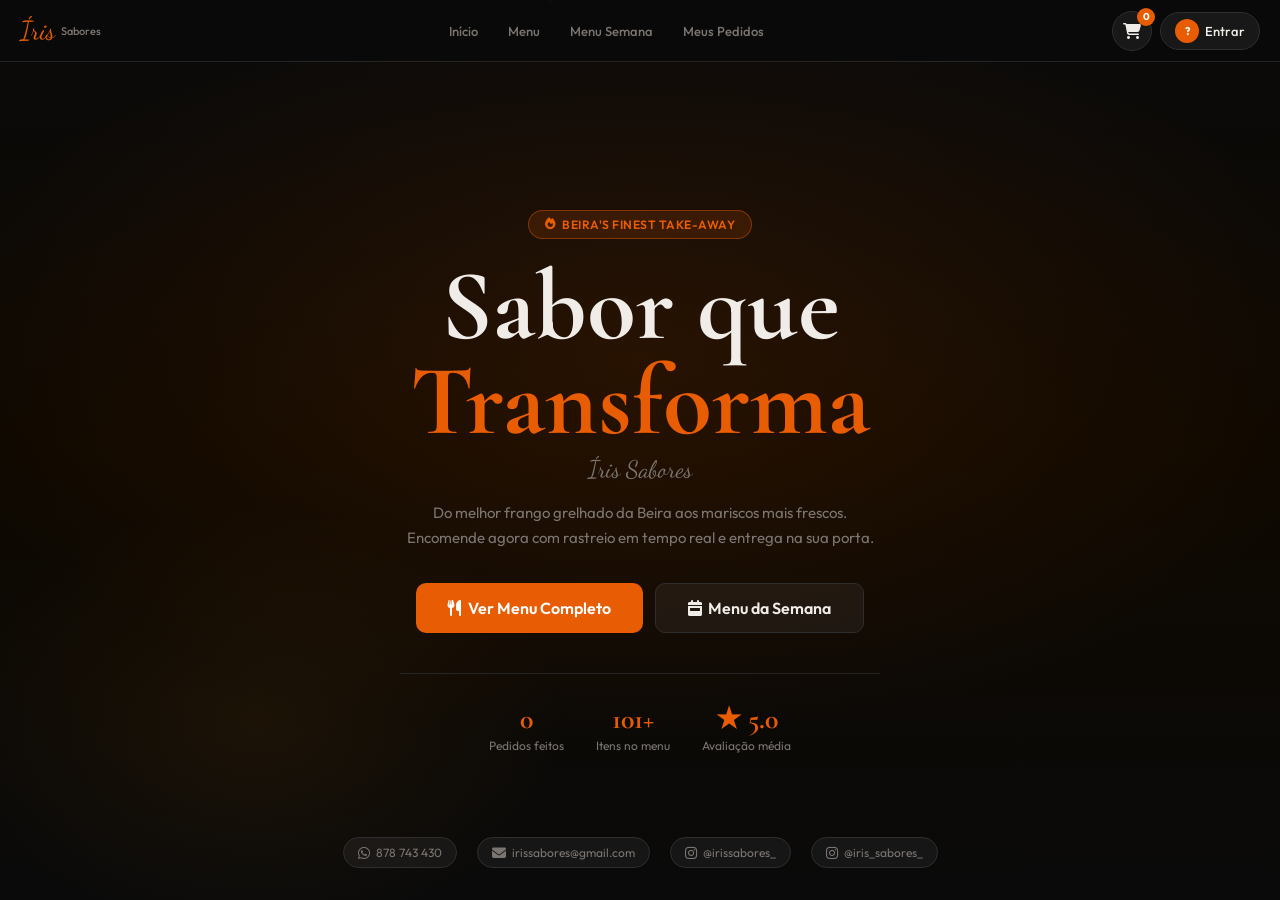
<file: iris_sabores_completo (1).html>
<!DOCTYPE html>
<html lang="pt-MZ">
<head>
<meta charset="UTF-8">
<meta name="viewport" content="width=device-width, initial-scale=1.0">
<title>Íris Sabores — Menu & Gestão</title>
<link rel="preconnect" href="https://fonts.googleapis.com">
<link href="https://fonts.googleapis.com/css2?family=Cormorant+Garamond:ital,wght@0,400;0,600;0,700;1,400&family=Outfit:wght@300;400;500;600;700&family=Dancing+Script:wght@700&display=swap" rel="stylesheet">
<link rel="stylesheet" href="https://cdnjs.cloudflare.com/ajax/libs/font-awesome/6.5.0/css/all.min.css">
<style>
/* ═══════════════════════════════════════════
   DESIGN TOKENS
═══════════════════════════════════════════ */
:root {
  --bg: #0a0a0a;
  --surface: #111111;
  --card: #181818;
  --card2: #1f1f1f;
  --orange: #e85d04;
  --orange2: #f48c06;
  --amber: #ffba08;
  --cream: #fdf0d5;
  --text: #f0ede8;
  --muted: #7a7570;
  --border: #252525;
  --border2: #2e2e2e;
  --success: #27ae60;
  --danger: #c0392b;
  --info: #2980b9;
  --warning: #e67e22;
  --r: 10px;
  --r2: 16px;
  --shadow: 0 8px 32px rgba(0,0,0,.6);
}

/* ═══════════════════════════════════════════
   RESET & BASE
═══════════════════════════════════════════ */
*, *::before, *::after { margin:0; padding:0; box-sizing:border-box; }
html { scroll-behavior: smooth; }
body {
  font-family: 'Outfit', sans-serif;
  background: var(--bg);
  color: var(--text);
  min-height: 100vh;
  overflow-x: hidden;
}
h1,h2,h3,h4 { font-family: 'Cormorant Garamond', serif; font-weight: 700; line-height: 1.1; }
.script { font-family: 'Dancing Script', cursive; }
a { text-decoration: none; color: inherit; }
button { font-family: 'Outfit', sans-serif; cursor: pointer; }
input, select, textarea { font-family: 'Outfit', sans-serif; }
img { max-width: 100%; }

::-webkit-scrollbar { width: 5px; height: 5px; }
::-webkit-scrollbar-track { background: var(--surface); }
::-webkit-scrollbar-thumb { background: var(--orange); border-radius: 10px; }

/* ═══════════════════════════════════════════
   UTILITIES
═══════════════════════════════════════════ */
.flex { display: flex; }
.flex-col { flex-direction: column; }
.items-center { align-items: center; }
.justify-center { justify-content: center; }
.justify-between { justify-content: space-between; }
.gap-1 { gap: 4px; }
.gap-2 { gap: 8px; }
.gap-3 { gap: 12px; }
.gap-4 { gap: 16px; }
.gap-6 { gap: 24px; }
.flex-1 { flex: 1; }
.w-full { width: 100%; }
.text-center { text-align: center; }
.text-right { text-align: right; }
.text-sm { font-size: 13px; }
.text-xs { font-size: 11px; }
.text-lg { font-size: 18px; }
.text-xl { font-size: 22px; }
.text-2xl { font-size: 28px; }
.fw-600 { font-weight: 600; }
.fw-700 { font-weight: 700; }
.text-orange { color: var(--orange); }
.text-amber { color: var(--amber); }
.text-muted { color: var(--muted); }
.text-success { color: var(--success); }
.text-danger { color: var(--danger); }
.text-info { color: var(--info); }
.mt-1 { margin-top: 4px; }
.mt-2 { margin-top: 8px; }
.mt-3 { margin-top: 12px; }
.mt-4 { margin-top: 16px; }
.mt-6 { margin-top: 24px; }
.mb-2 { margin-bottom: 8px; }
.mb-3 { margin-bottom: 12px; }
.mb-4 { margin-bottom: 16px; }
.mb-6 { margin-bottom: 24px; }
.p-3 { padding: 12px; }
.p-4 { padding: 16px; }
.p-6 { padding: 24px; }
.grid-2 { display: grid; grid-template-columns: 1fr 1fr; gap: 12px; }
.grid-3 { display: grid; grid-template-columns: repeat(3,1fr); gap: 12px; }
.grid-4 { display: grid; grid-template-columns: repeat(4,1fr); gap: 12px; }
.overflow-auto { overflow: auto; }
.relative { position: relative; }
.truncate { overflow: hidden; text-overflow: ellipsis; white-space: nowrap; }
.wrap { flex-wrap: wrap; }
.hidden { display: none !important; }
.block { display: block; }

/* ═══════════════════════════════════════════
   BUTTONS
═══════════════════════════════════════════ */
.btn {
  display: inline-flex; align-items: center; justify-content: center; gap: 6px;
  padding: 11px 24px; border-radius: var(--r); border: none;
  font-size: 14px; font-weight: 600; transition: all .2s;
  cursor: pointer; white-space: nowrap;
}
.btn:active { transform: scale(.97); }
.btn-primary { background: var(--orange); color: #fff; }
.btn-primary:hover { background: var(--orange2); box-shadow: 0 4px 20px rgba(232,93,4,.4); }
.btn-outline { background: transparent; border: 1.5px solid var(--orange); color: var(--orange); }
.btn-outline:hover { background: var(--orange); color: #fff; }
.btn-ghost { background: rgba(255,255,255,.05); border: 1px solid var(--border2); color: var(--text); }
.btn-ghost:hover { background: rgba(255,255,255,.1); }
.btn-success { background: var(--success); color: #fff; }
.btn-success:hover { filter: brightness(1.1); }
.btn-danger { background: var(--danger); color: #fff; }
.btn-danger:hover { filter: brightness(1.1); }
.btn-info { background: var(--info); color: #fff; }
.btn-info:hover { filter: brightness(1.1); }
.btn-amber { background: var(--amber); color: #000; }
.btn-sm { padding: 7px 14px; font-size: 12px; border-radius: 8px; }
.btn-xs { padding: 4px 10px; font-size: 11px; border-radius: 6px; }
.btn-icon { padding: 9px; border-radius: 50%; width: 38px; height: 38px; }
.btn-lg { padding: 14px 32px; font-size: 16px; }

/* ═══════════════════════════════════════════
   FORM CONTROLS
═══════════════════════════════════════════ */
.form-group { margin-bottom: 14px; }
.form-group label {
  display: block; font-size: 12px; font-weight: 600;
  color: var(--muted); margin-bottom: 5px; text-transform: uppercase; letter-spacing: .5px;
}
.form-control {
  width: 100%; background: var(--card); border: 1.5px solid var(--border2);
  color: var(--text); padding: 10px 14px; border-radius: var(--r);
  font-size: 14px; transition: border-color .2s;
}
.form-control:focus { outline: none; border-color: var(--orange); }
.form-control::placeholder { color: var(--muted); }
select.form-control option { background: var(--card); }
textarea.form-control { resize: vertical; min-height: 80px; line-height: 1.5; }
.form-row { display: grid; grid-template-columns: 1fr 1fr; gap: 12px; }

/* ═══════════════════════════════════════════
   CARDS
═══════════════════════════════════════════ */
.card {
  background: var(--card); border: 1px solid var(--border);
  border-radius: var(--r2); padding: 20px;
}
.card-hover { transition: all .25s; }
.card-hover:hover { border-color: var(--orange); transform: translateY(-3px); box-shadow: 0 12px 40px rgba(232,93,4,.15); }

/* ═══════════════════════════════════════════
   BADGES / CHIPS
═══════════════════════════════════════════ */
.badge {
  display: inline-flex; align-items: center; gap: 4px;
  padding: 3px 10px; border-radius: 20px;
  font-size: 11px; font-weight: 700; letter-spacing: .3px;
}
.badge-orange { background: rgba(232,93,4,.2); color: var(--orange); }
.badge-green { background: rgba(39,174,96,.2); color: var(--success); }
.badge-red { background: rgba(192,57,43,.2); color: var(--danger); }
.badge-blue { background: rgba(41,128,185,.2); color: var(--info); }
.badge-amber { background: rgba(255,186,8,.2); color: var(--amber); }
.badge-grey { background: rgba(255,255,255,.08); color: var(--muted); }

/* ═══════════════════════════════════════════
   DIVIDER
═══════════════════════════════════════════ */
.divider { border: none; border-top: 1px solid var(--border); margin: 16px 0; }

/* ═══════════════════════════════════════════
   PAGE SYSTEM
═══════════════════════════════════════════ */
.page { display: none; min-height: 100vh; animation: pgIn .35s ease; }
.page.active { display: block; }
@keyframes pgIn { from { opacity:0; transform: translateY(8px); } to { opacity:1; transform: translateY(0); } }

/* ═══════════════════════════════════════════
   TOP NAV
═══════════════════════════════════════════ */
#topnav {
  position: fixed; top: 0; left: 0; right: 0; z-index: 900;
  height: 62px;
  background: rgba(10,10,10,.92);
  backdrop-filter: blur(16px);
  border-bottom: 1px solid var(--border);
  display: flex; align-items: center;
  padding: 0 20px; gap: 12px;
}
.nav-logo {
  display: flex; align-items: center; gap: 6px;
  cursor: pointer; flex-shrink: 0;
}
.nav-logo .script { font-size: 26px; color: var(--orange); }
.nav-logo small { font-size: 11px; color: var(--muted); font-weight: 500; }
.nav-center { display: flex; gap: 2px; flex: 1; justify-content: center; }
.nav-link {
  background: none; border: none; color: var(--muted);
  padding: 7px 14px; border-radius: 8px;
  font-size: 13px; font-weight: 500; transition: all .2s;
}
.nav-link:hover, .nav-link.active { color: var(--orange); background: rgba(232,93,4,.1); }
.nav-right { display: flex; align-items: center; gap: 8px; flex-shrink: 0; }
.cart-fab {
  position: relative; background: var(--card); border: 1px solid var(--border2);
  color: var(--text); width: 40px; height: 40px; border-radius: 50%;
  display: flex; align-items: center; justify-content: center;
  cursor: pointer; transition: all .2s; font-size: 16px;
}
.cart-fab:hover { border-color: var(--orange); color: var(--orange); }
.cart-badge {
  position: absolute; top: -4px; right: -4px;
  background: var(--orange); color: #fff;
  border-radius: 50%; width: 18px; height: 18px;
  font-size: 10px; font-weight: 700;
  display: flex; align-items: center; justify-content: center;
}
.user-chip {
  display: flex; align-items: center; gap: 6px;
  background: var(--card); border: 1px solid var(--border2);
  padding: 6px 14px; border-radius: 20px;
  font-size: 13px; font-weight: 500; cursor: pointer;
  transition: all .2s;
}
.user-chip:hover { border-color: var(--orange); }
.user-avatar {
  width: 24px; height: 24px; border-radius: 50%;
  background: var(--orange); color: #fff;
  display: flex; align-items: center; justify-content: center;
  font-size: 11px; font-weight: 700;
}

/* ═══════════════════════════════════════════
   HOME / HERO
═══════════════════════════════════════════ */
.hero {
  padding-top: 62px;
  min-height: 100vh;
  display: flex; flex-direction: column; align-items: center; justify-content: center;
  text-align: center; position: relative; overflow: hidden;
}
.hero-bg {
  position: absolute; inset: 0;
  background:
    radial-gradient(ellipse 80% 60% at 50% 40%, rgba(232,93,4,.12) 0%, transparent 70%),
    radial-gradient(ellipse 40% 40% at 20% 80%, rgba(244,140,6,.07) 0%, transparent 60%),
    linear-gradient(180deg, #0a0a0a 0%, #0e0800 50%, #0a0a0a 100%);
}
.hero-particles { position: absolute; inset: 0; overflow: hidden; pointer-events: none; }
.particle {
  position: absolute;
  width: 2px; height: 2px;
  background: var(--orange);
  border-radius: 50%;
  animation: float linear infinite;
  opacity: 0;
}
@keyframes float {
  0% { transform: translateY(100vh) scale(0); opacity: 0; }
  10% { opacity: .6; }
  90% { opacity: .2; }
  100% { transform: translateY(-10vh) scale(1); opacity: 0; }
}
.hero-content { position: relative; z-index: 2; padding: 20px; max-width: 700px; }
.hero-tag {
  display: inline-flex; align-items: center; gap: 6px;
  background: rgba(232,93,4,.15); border: 1px solid rgba(232,93,4,.4);
  color: var(--orange); padding: 6px 16px; border-radius: 20px;
  font-size: 12px; font-weight: 600; letter-spacing: .5px;
  margin-bottom: 20px; text-transform: uppercase;
}
.hero h1 { font-size: clamp(52px, 9vw, 100px); line-height: .95; margin-bottom: 6px; }
.hero h1 em { color: var(--orange); font-style: normal; }
.hero-sub { font-size: clamp(18px,3vw,24px); color: var(--muted); margin-bottom: 16px; }
.hero-desc { font-size: 15px; color: var(--muted); max-width: 480px; margin: 0 auto 32px; line-height: 1.7; }
.hero-actions { display: flex; gap: 12px; flex-wrap: wrap; justify-content: center; margin-bottom: 40px; }
.hero-stats {
  display: flex; gap: 32px; justify-content: center;
  border-top: 1px solid var(--border); padding-top: 28px; flex-wrap: wrap;
}
.hero-stat-num { font-size: 28px; font-weight: 700; color: var(--orange); font-family: 'Cormorant Garamond', serif; }
.hero-stat-label { font-size: 12px; color: var(--muted); margin-top: 2px; }
.hero-socials {
  position: absolute; bottom: 32px; left: 0; right: 0;
  display: flex; justify-content: center; gap: 20px; z-index: 2;
}
.social-pill {
  display: flex; align-items: center; gap: 6px;
  background: rgba(255,255,255,.05); border: 1px solid var(--border2);
  padding: 7px 14px; border-radius: 20px;
  font-size: 12px; color: var(--muted); transition: all .2s;
}
.social-pill:hover { border-color: var(--orange); color: var(--orange); background: rgba(232,93,4,.1); }
.social-pill i { font-size: 14px; }

/* ═══════════════════════════════════════════
   MENU PAGE
═══════════════════════════════════════════ */
.menu-page { padding-top: 78px; padding-bottom: 80px; }
.page-header { padding: 28px 24px 0; max-width: 1300px; margin: 0 auto; }
.page-title { font-size: clamp(32px,5vw,52px); margin-bottom: 4px; }
.page-title span { color: var(--orange); }
.page-sub { color: var(--muted); font-size: 14px; margin-bottom: 24px; }
.cat-tabs {
  display: flex; gap: 6px; flex-wrap: wrap;
  padding: 0 24px; max-width: 1300px; margin: 0 auto 28px;
}
.cat-tab {
  background: var(--card); border: 1px solid var(--border);
  color: var(--muted); padding: 7px 16px; border-radius: 20px;
  font-size: 13px; font-weight: 500; cursor: pointer; transition: all .2s;
  display: flex; align-items: center; gap: 5px;
}
.cat-tab:hover { border-color: var(--orange); color: var(--orange); }
.cat-tab.active { background: var(--orange); border-color: var(--orange); color: #fff; }
.menu-container { padding: 0 24px; max-width: 1300px; margin: 0 auto; }
.menu-grid { display: grid; grid-template-columns: repeat(auto-fill, minmax(270px, 1fr)); gap: 18px; }
.menu-item {
  background: var(--card); border: 1px solid var(--border);
  border-radius: var(--r2); overflow: hidden;
  transition: all .25s; position: relative; cursor: default;
}
.menu-item:hover { border-color: rgba(232,93,4,.5); transform: translateY(-4px); box-shadow: 0 16px 48px rgba(0,0,0,.5); }
.menu-item-emoji {
  height: 130px; display: flex; align-items: center; justify-content: center;
  font-size: 56px; background: var(--card2);
  border-bottom: 1px solid var(--border);
  user-select: none;
}
.menu-item-cat {
  position: absolute; top: 10px; left: 10px;
}
.menu-item-body { padding: 14px 16px 16px; }
.menu-item-name { font-size: 15px; font-weight: 600; margin-bottom: 4px; }
.menu-item-desc { font-size: 12px; color: var(--muted); margin-bottom: 12px; line-height: 1.5; min-height: 34px; }
.menu-item-footer { display: flex; align-items: center; justify-content: space-between; }
.menu-price { font-size: 19px; font-weight: 700; color: var(--orange); font-family: 'Cormorant Garamond', serif; }
.menu-price small { font-size: 12px; font-weight: 400; color: var(--muted); font-family: 'Outfit', sans-serif; }
.add-to-cart {
  width: 36px; height: 36px; border-radius: 50%;
  background: var(--orange); border: none; color: #fff;
  font-size: 18px; display: flex; align-items: center; justify-content: center;
  cursor: pointer; transition: all .2s;
}
.add-to-cart:hover { background: var(--orange2); transform: scale(1.12); box-shadow: 0 4px 16px rgba(232,93,4,.5); }
.stock-chip {
  position: absolute; top: 10px; right: 10px;
  background: rgba(0,0,0,.7); padding: 3px 8px; border-radius: 10px;
  font-size: 10px; color: var(--muted);
}
.oos-overlay {
  position: absolute; inset: 0; background: rgba(0,0,0,.75);
  display: flex; align-items: center; justify-content: center;
  font-size: 15px; font-weight: 700; color: var(--danger);
  letter-spacing: 1px; text-transform: uppercase;
  border-radius: var(--r2);
}

/* ═══════════════════════════════════════════
   CART DRAWER
═══════════════════════════════════════════ */
.drawer-overlay {
  position: fixed; inset: 0; background: rgba(0,0,0,.75);
  z-index: 1000; opacity: 0; pointer-events: none; transition: opacity .3s;
}
.drawer-overlay.open { opacity: 1; pointer-events: all; }
.cart-drawer {
  position: fixed; right: 0; top: 0; bottom: 0;
  width: 420px; max-width: 100vw;
  background: var(--surface); border-left: 1px solid var(--border);
  z-index: 1001; display: flex; flex-direction: column;
  transform: translateX(100%); transition: transform .32s cubic-bezier(.4,0,.2,1);
}
.cart-drawer.open { transform: translateX(0); }
.drawer-head {
  padding: 18px 20px; border-bottom: 1px solid var(--border);
  display: flex; align-items: center; justify-content: space-between;
}
.drawer-head h3 { font-size: 20px; }
.drawer-close {
  background: rgba(255,255,255,.06); border: none; color: var(--muted);
  width: 32px; height: 32px; border-radius: 50%; font-size: 14px;
  display: flex; align-items: center; justify-content: center; cursor: pointer;
}
.drawer-close:hover { background: rgba(255,255,255,.12); color: var(--text); }
.cart-body { flex: 1; overflow-y: auto; padding: 14px; }
.cart-empty {
  display: flex; flex-direction: column; align-items: center; justify-content: center;
  height: 100%; gap: 12px; color: var(--muted);
}
.cart-empty i { font-size: 48px; opacity: .3; }
.cart-line {
  display: flex; gap: 10px; padding: 12px;
  background: var(--card); border: 1px solid var(--border);
  border-radius: var(--r); margin-bottom: 8px;
}
.cart-line-emoji { font-size: 28px; flex-shrink: 0; }
.cart-line-info { flex: 1; min-width: 0; }
.cart-line-name { font-size: 13px; font-weight: 600; margin-bottom: 2px; }
.cart-line-price { font-size: 13px; color: var(--orange); font-weight: 700; }
.cart-qty { display: flex; align-items: center; gap: 8px; margin-top: 6px; }
.qty-btn {
  background: var(--border2); border: none; color: var(--text);
  width: 24px; height: 24px; border-radius: 50%; font-size: 13px;
  display: flex; align-items: center; justify-content: center; cursor: pointer;
}
.qty-btn:hover { background: var(--orange); }
.cart-note-inp {
  width: 100%; margin-top: 6px; background: var(--bg);
  border: 1px solid var(--border); color: var(--text);
  padding: 5px 8px; border-radius: 6px; font-size: 11px;
}
.cart-note-inp:focus { outline: none; border-color: var(--orange); }
.remove-line {
  background: none; border: none; color: var(--muted);
  font-size: 13px; cursor: pointer; align-self: flex-start; padding: 2px 4px;
}
.remove-line:hover { color: var(--danger); }
.drawer-foot { padding: 14px 16px; border-top: 1px solid var(--border); }
.delivery-mode { display: flex; gap: 6px; margin-bottom: 12px; }
.del-opt {
  flex: 1; padding: 8px; background: var(--card); border: 1.5px solid var(--border);
  border-radius: var(--r); cursor: pointer; text-align: center;
  font-size: 13px; font-weight: 500; transition: all .2s;
}
.del-opt:hover { border-color: rgba(232,93,4,.5); }
.del-opt.sel { border-color: var(--orange); background: rgba(232,93,4,.1); color: var(--orange); }
.cart-total-row {
  display: flex; justify-content: space-between; align-items: center;
  font-size: 18px; font-weight: 700; margin-bottom: 12px;
}
.cart-total-row span:last-child { color: var(--orange); }

/* ═══════════════════════════════════════════
   CHECKOUT
═══════════════════════════════════════════ */
.checkout-wrap { max-width: 720px; margin: 0 auto; padding: 90px 20px 60px; }
.steps-bar { display: flex; gap: 0; margin-bottom: 32px; border-radius: var(--r); overflow: hidden; border: 1px solid var(--border); }
.step-item {
  flex: 1; padding: 14px 10px; text-align: center;
  background: var(--card); font-size: 13px; font-weight: 500;
  color: var(--muted); border-right: 1px solid var(--border);
  transition: all .3s;
}
.step-item:last-child { border-right: none; }
.step-item .step-n { font-size: 22px; font-weight: 700; display: block; margin-bottom: 2px; font-family: 'Cormorant Garamond', serif; }
.step-item.active { background: rgba(232,93,4,.15); color: var(--orange); border-bottom: 2px solid var(--orange); }
.step-item.done { background: rgba(39,174,96,.1); color: var(--success); }
.checkout-panel { display: none; }
.checkout-panel.active { display: block; }

/* ═══════════════════════════════════════════
   ORDERS / TRACKING
═══════════════════════════════════════════ */
.orders-wrap { max-width: 860px; margin: 0 auto; padding: 90px 20px 60px; }
.order-card {
  background: var(--card); border: 1px solid var(--border);
  border-radius: var(--r2); padding: 18px 20px; margin-bottom: 14px;
  transition: border-color .2s;
}
.order-card:hover { border-color: var(--border2); }
.order-head { display: flex; justify-content: space-between; align-items: flex-start; gap: 10px; flex-wrap: wrap; margin-bottom: 10px; }
.order-id { font-size: 15px; font-weight: 700; }
.order-meta { font-size: 12px; color: var(--muted); margin-top: 2px; }
.order-items { font-size: 13px; color: var(--muted); margin-bottom: 12px; line-height: 1.6; }
.order-foot { display: flex; justify-content: space-between; align-items: center; gap: 10px; flex-wrap: wrap; }
.order-total { font-size: 20px; font-weight: 700; color: var(--orange); font-family: 'Cormorant Garamond', serif; }
.order-actions { display: flex; gap: 6px; flex-wrap: wrap; }

/* TRACKING TIMELINE */
.track-steps { display: flex; flex-direction: column; gap: 0; }
.track-step { display: flex; gap: 14px; padding-bottom: 22px; position: relative; }
.track-step:not(:last-child)::after {
  content: ''; position: absolute;
  left: 17px; top: 38px; bottom: 0; width: 2px;
  background: var(--border); transition: background .5s;
}
.track-step.done::after { background: var(--success); }
.track-icon {
  width: 36px; height: 36px; border-radius: 50%;
  border: 2px solid var(--border);
  display: flex; align-items: center; justify-content: center;
  font-size: 14px; color: var(--muted); flex-shrink: 0; z-index: 1;
  background: var(--bg); transition: all .3s;
}
.track-step.done .track-icon { border-color: var(--success); color: var(--success); background: rgba(39,174,96,.1); }
.track-step.active .track-icon { border-color: var(--orange); color: var(--orange); background: rgba(232,93,4,.1); animation: pulse 1.5s infinite; }
@keyframes pulse { 0%,100% { box-shadow: 0 0 0 0 rgba(232,93,4,.4); } 50% { box-shadow: 0 0 0 8px rgba(232,93,4,0); } }
.track-content h4 { font-size: 14px; font-weight: 600; margin-bottom: 3px; }
.track-content p { font-size: 12px; color: var(--muted); }

/* ═══════════════════════════════════════════
   STAR RATING
═══════════════════════════════════════════ */
.rating-stars { display: flex; gap: 6px; font-size: 28px; cursor: pointer; }
.r-star { color: var(--border2); transition: color .15s; user-select: none; }
.r-star.lit { color: var(--amber); }

/* ═══════════════════════════════════════════
   LOGIN PAGE
═══════════════════════════════════════════ */
.login-page {
  min-height: 100vh; display: flex; align-items: center; justify-content: center;
  background: radial-gradient(ellipse 60% 60% at 50% 40%, rgba(232,93,4,.1) 0%, transparent 70%), var(--bg);
  padding: 20px;
}
.login-card {
  background: var(--surface); border: 1px solid var(--border);
  border-radius: 20px; padding: 40px 36px; width: 100%; max-width: 400px;
  box-shadow: var(--shadow);
}
.login-logo { text-align: center; margin-bottom: 32px; }
.login-logo .script { font-size: 44px; color: var(--orange); display: block; }
.login-logo small { color: var(--muted); font-size: 13px; }

/* ═══════════════════════════════════════════
   ADMIN LAYOUT
═══════════════════════════════════════════ */
.admin-layout { display: flex; padding-top: 62px; min-height: 100vh; }
.admin-sidebar {
  width: 232px; flex-shrink: 0;
  background: var(--surface); border-right: 1px solid var(--border);
  position: fixed; top: 62px; bottom: 0; left: 0;
  overflow-y: auto; padding: 16px 10px; z-index: 50;
}
.sidebar-brand { padding: 6px 8px 16px; border-bottom: 1px solid var(--border); margin-bottom: 10px; }
.sidebar-brand .script { font-size: 22px; color: var(--orange); }
.sidebar-brand small { display: block; font-size: 11px; color: var(--muted); margin-top: 2px; }
.sidebar-section { font-size: 10px; font-weight: 700; text-transform: uppercase; letter-spacing: 1px; color: var(--muted); padding: 12px 10px 4px; }
.sidebar-btn {
  display: flex; align-items: center; gap: 9px;
  width: 100%; padding: 9px 12px; border-radius: 8px;
  background: none; border: none; color: var(--muted);
  font-size: 13px; font-weight: 500; cursor: pointer;
  transition: all .18s; text-align: left; margin-bottom: 2px;
}
.sidebar-btn i { width: 16px; text-align: center; font-size: 13px; }
.sidebar-btn:hover { background: rgba(255,255,255,.05); color: var(--text); }
.sidebar-btn.active { background: rgba(232,93,4,.15); color: var(--orange); }
.admin-main { flex: 1; margin-left: 232px; padding: 28px; min-height: calc(100vh - 62px); }
.admin-section { display: none; }
.admin-section.active { display: block; animation: pgIn .3s ease; }
.section-head { display: flex; align-items: center; justify-content: space-between; flex-wrap: wrap; gap: 10px; margin-bottom: 24px; }
.section-head h2 { font-size: clamp(22px,3vw,32px); }
.section-head h2 span { color: var(--orange); }

/* ═══════════════════════════════════════════
   STAT CARDS
═══════════════════════════════════════════ */
.stats-row { display: grid; grid-template-columns: repeat(auto-fit, minmax(180px,1fr)); gap: 14px; margin-bottom: 24px; }
.stat-card {
  background: var(--card); border: 1px solid var(--border);
  border-radius: var(--r2); padding: 18px 20px;
  position: relative; overflow: hidden;
}
.stat-glow {
  position: absolute; top: -30px; right: -30px;
  width: 100px; height: 100px; border-radius: 50%;
  opacity: .12; pointer-events: none;
}
.stat-label { font-size: 11px; font-weight: 600; text-transform: uppercase; letter-spacing: .5px; color: var(--muted); margin-bottom: 8px; }
.stat-val { font-size: 28px; font-weight: 700; line-height: 1; margin-bottom: 4px; font-family: 'Cormorant Garamond', serif; }
.stat-sub { font-size: 12px; color: var(--muted); }

/* ═══════════════════════════════════════════
   DATA TABLE
═══════════════════════════════════════════ */
.table-wrap { overflow-x: auto; border-radius: var(--r2); border: 1px solid var(--border); }
.data-tbl { width: 100%; border-collapse: collapse; font-size: 13px; }
.data-tbl th {
  padding: 11px 14px; text-align: left;
  border-bottom: 1px solid var(--border);
  font-size: 11px; font-weight: 700; text-transform: uppercase;
  letter-spacing: .5px; color: var(--muted);
  background: var(--card2);
}
.data-tbl td { padding: 12px 14px; border-bottom: 1px solid var(--border); vertical-align: middle; }
.data-tbl tbody tr:last-child td { border-bottom: none; }
.data-tbl tbody tr:hover td { background: rgba(255,255,255,.02); }

/* ═══════════════════════════════════════════
   CHARTS (CSS only)
═══════════════════════════════════════════ */
.bar-chart { display: flex; align-items: flex-end; gap: 6px; height: 140px; }
.bc-col { flex: 1; display: flex; flex-direction: column; align-items: center; gap: 4px; height: 100%; justify-content: flex-end; }
.bc-bar { width: 100%; border-radius: 4px 4px 0 0; background: linear-gradient(to top, var(--orange), var(--orange2)); min-height: 3px; transition: height .6s ease; }
.bc-label { font-size: 10px; color: var(--muted); text-align: center; }
.bc-val { font-size: 10px; color: var(--orange); font-weight: 600; }

/* ═══════════════════════════════════════════
   STOCK
═══════════════════════════════════════════ */
.stock-card {
  background: var(--card); border: 1px solid var(--border);
  border-radius: var(--r); padding: 14px 16px; margin-bottom: 8px;
}
.stock-bar-wrap { height: 6px; background: var(--border); border-radius: 3px; overflow: hidden; margin: 8px 0 6px; }
.stock-bar-fill { height: 100%; border-radius: 3px; transition: width .5s; }
.stock-bar-fill.lvl-ok { background: var(--success); }
.stock-bar-fill.lvl-mid { background: var(--warning); }
.stock-bar-fill.lvl-low { background: var(--danger); }

/* ═══════════════════════════════════════════
   WORKER CARD
═══════════════════════════════════════════ */
.workers-grid { display: grid; grid-template-columns: repeat(auto-fill, minmax(200px,1fr)); gap: 12px; }
.worker-card {
  background: var(--card); border: 1px solid var(--border);
  border-radius: var(--r2); padding: 18px; transition: border-color .2s;
}
.worker-card:hover { border-color: var(--border2); }
.worker-avatar {
  width: 44px; height: 44px; border-radius: 50%;
  background: linear-gradient(135deg, var(--orange), var(--orange2));
  display: flex; align-items: center; justify-content: center;
  font-size: 18px; font-weight: 700; color: #fff; margin-bottom: 10px;
}
.worker-name { font-size: 14px; font-weight: 600; margin-bottom: 2px; }
.worker-role { font-size: 12px; color: var(--orange); margin-bottom: 8px; }
.worker-detail { font-size: 12px; color: var(--muted); display: flex; align-items: center; gap: 5px; margin-bottom: 3px; }

/* ═══════════════════════════════════════════
   MODALS
═══════════════════════════════════════════ */
.modal-overlay {
  position: fixed; inset: 0; background: rgba(0,0,0,.85);
  z-index: 2000; display: flex; align-items: center; justify-content: center;
  padding: 16px; opacity: 0; pointer-events: none; transition: opacity .25s;
}
.modal-overlay.open { opacity: 1; pointer-events: all; }
.modal {
  background: var(--surface); border: 1px solid var(--border);
  border-radius: 18px; width: 100%; max-width: 540px;
  max-height: 92vh; overflow-y: auto;
  transform: scale(.95); transition: transform .25s;
}
.modal-overlay.open .modal { transform: scale(1); }
.modal-head { padding: 20px 24px; border-bottom: 1px solid var(--border); display: flex; align-items: center; justify-content: space-between; }
.modal-head h3 { font-size: 20px; }
.modal-body { padding: 22px 24px; }
.modal-foot { padding: 14px 24px; border-top: 1px solid var(--border); display: flex; gap: 8px; justify-content: flex-end; }

/* ═══════════════════════════════════════════
   TOASTS
═══════════════════════════════════════════ */
.toast-wrap { position: fixed; bottom: 20px; right: 20px; z-index: 9999; display: flex; flex-direction: column; gap: 8px; pointer-events: none; }
.toast {
  background: var(--card); border: 1px solid var(--border);
  border-radius: var(--r); padding: 12px 18px;
  display: flex; align-items: center; gap: 10px;
  font-size: 14px; min-width: 260px; max-width: 340px;
  pointer-events: all; animation: toastIn .3s ease;
  box-shadow: var(--shadow);
}
.toast.t-success { border-color: var(--success); }
.toast.t-error { border-color: var(--danger); }
.toast.t-info { border-color: var(--info); }
.toast.t-warning { border-color: var(--warning); }
@keyframes toastIn { from { transform: translateX(110%); opacity: 0; } to { transform: translateX(0); opacity: 1; } }
.toast-close { margin-left: auto; background: none; border: none; color: var(--muted); cursor: pointer; font-size: 16px; }

/* ═══════════════════════════════════════════
   WEEKLY MENU
═══════════════════════════════════════════ */
.weekly-wrap { max-width: 1100px; margin: 0 auto; padding: 90px 20px 60px; }
.weekly-grid { display: grid; grid-template-columns: repeat(auto-fill, minmax(270px,1fr)); gap: 16px; }
.weekly-card {
  background: var(--card); border: 1px solid var(--border);
  border-radius: var(--r2); padding: 20px; transition: all .2s;
}
.weekly-card:hover { border-color: rgba(232,93,4,.4); transform: translateY(-3px); }
.weekly-day { font-size: 11px; font-weight: 700; text-transform: uppercase; letter-spacing: 1px; color: var(--orange); margin-bottom: 8px; }
.weekly-title { font-size: 20px; margin-bottom: 14px; }
.weekly-dish { display: flex; justify-content: space-between; align-items: center; padding: 8px 0; border-bottom: 1px solid var(--border); font-size: 13px; }
.weekly-dish:last-of-type { border-bottom: none; }
.weekly-note { font-size: 11px; color: var(--muted); margin-top: 10px; line-height: 1.5; }

/* ═══════════════════════════════════════════
   REPORT SECTION
═══════════════════════════════════════════ */
.report-block { background: var(--card); border: 1px solid var(--border); border-radius: var(--r2); padding: 20px; margin-bottom: 16px; }
.report-block h3 { font-size: 18px; margin-bottom: 14px; }

/* ═══════════════════════════════════════════
   RESPONSIVE
═══════════════════════════════════════════ */
@media (max-width: 900px) {
  .admin-sidebar { transform: translateX(-100%); transition: transform .3s; }
  .admin-sidebar.mobile-open { transform: translateX(0); }
  .admin-main { margin-left: 0; }
  .nav-center { display: none; }
  #mobile-menu-btn { display: flex !important; }
}
@media (max-width: 600px) {
  .form-row { grid-template-columns: 1fr; }
  .grid-2, .grid-3, .grid-4 { grid-template-columns: 1fr; }
  .hero h1 { font-size: 48px; }
  .hero-socials { flex-wrap: wrap; padding: 0 16px; }
  .cart-drawer { width: 100vw; }
  .admin-main { padding: 16px; }
  .stats-row { grid-template-columns: 1fr 1fr; }
}
</style>
</head>
<body>

<!-- ══════════════════════════════════
     TOP NAV
══════════════════════════════════ -->
<nav id="topnav">
  <div class="nav-logo" onclick="nav('home')">
    <span class="script">Íris</span>
    <small>Sabores</small>
  </div>
  <div class="nav-center" id="nav-center">
    <button class="nav-link" onclick="nav('home')">Início</button>
    <button class="nav-link" onclick="nav('menu')">Menu</button>
    <button class="nav-link" onclick="nav('weekly')">Menu Semana</button>
    <button class="nav-link" onclick="nav('orders')">Meus Pedidos</button>
  </div>
  <div class="nav-right">
    <button id="mobile-menu-btn" onclick="toggleMobileMenu()" style="display:none;background:none;border:none;color:var(--text);font-size:20px;cursor:pointer"><i class="fas fa-bars"></i></button>
    <button class="cart-fab" onclick="openCart()">
      <i class="fas fa-shopping-cart"></i>
      <span class="cart-badge" id="cart-badge">0</span>
    </button>
    <div class="user-chip" id="user-chip" onclick="userChipClick()">
      <div class="user-avatar" id="user-avatar">?</div>
      <span id="user-chip-label">Entrar</span>
    </div>
  </div>
</nav>

<!-- ══════════════════════════════════
     CART DRAWER
══════════════════════════════════ -->
<div class="drawer-overlay" id="drawer-overlay" onclick="closeCart()"></div>
<div class="cart-drawer" id="cart-drawer">
  <div class="drawer-head">
    <h3><i class="fas fa-shopping-cart" style="color:var(--orange);margin-right:8px"></i>Carrinho</h3>
    <button class="drawer-close" onclick="closeCart()"><i class="fas fa-times"></i></button>
  </div>
  <div class="cart-body" id="cart-body"></div>
  <div class="drawer-foot">
    <div class="delivery-mode">
      <div class="del-opt sel" id="del-opt-1" onclick="setDelMode(true)">🛵 Entrega ao domicílio</div>
      <div class="del-opt" id="del-opt-2" onclick="setDelMode(false)">🏃 Retirar no local</div>
    </div>
    <div class="cart-total-row">
      <span>Total</span>
      <span id="cart-total-lbl">0 MT</span>
    </div>
    <button class="btn btn-primary w-full btn-lg" onclick="goToCheckout()">
      <i class="fas fa-lock"></i> Finalizar Pedido
    </button>
    <div style="text-align:center;margin-top:8px;font-size:11px;color:var(--muted)">
      <i class="fas fa-shield-alt"></i> Pagamento seguro · Confirmação em 3 passos
    </div>
  </div>
</div>

<!-- ══════════════════════════════════
     PAGE: HOME
══════════════════════════════════ -->
<div class="page active" id="page-home">
  <div class="hero">
    <div class="hero-bg"></div>
    <div class="hero-particles" id="hero-particles"></div>
    <div class="hero-content">
      <div class="hero-tag"><i class="fas fa-fire"></i> Beira's Finest Take-Away</div>
      <h1>Sabor que<br><em>Transforma</em></h1>
      <p class="hero-sub script">Íris Sabores</p>
      <p class="hero-desc">Do melhor frango grelhado da Beira aos mariscos mais frescos. Encomende agora com rastreio em tempo real e entrega na sua porta.</p>
      <div class="hero-actions">
        <button class="btn btn-primary btn-lg" onclick="nav('menu')"><i class="fas fa-utensils"></i> Ver Menu Completo</button>
        <button class="btn btn-ghost btn-lg" onclick="nav('weekly')"><i class="fas fa-calendar-week"></i> Menu da Semana</button>
      </div>
      <div class="hero-stats">
        <div>
          <div class="hero-stat-num" id="hs-orders">0</div>
          <div class="hero-stat-label">Pedidos feitos</div>
        </div>
        <div>
          <div class="hero-stat-num" id="hs-items">53+</div>
          <div class="hero-stat-label">Itens no menu</div>
        </div>
        <div>
          <div class="hero-stat-num" id="hs-rating">★ 5.0</div>
          <div class="hero-stat-label">Avaliação média</div>
        </div>
      </div>
    </div>
    <div class="hero-socials">
      <a class="social-pill" href="https://wa.me/258878743430" target="_blank"><i class="fab fa-whatsapp"></i> 878 743 430</a>
      <a class="social-pill" href="mailto:irissabores@gmail.com" target="_blank"><i class="fas fa-envelope"></i> irissabores@gmail.com</a>
      <a class="social-pill" href="https://instagram.com/irissabores_" target="_blank"><i class="fab fa-instagram"></i> @irissabores_</a>
      <a class="social-pill" href="https://instagram.com/iris_sabores_" target="_blank"><i class="fab fa-instagram"></i> @iris_sabores_</a>
    </div>
  </div>
</div>

<!-- ══════════════════════════════════
     PAGE: MENU
══════════════════════════════════ -->
<div class="page" id="page-menu">
  <div class="menu-page">
    <div class="page-header">
      <h1 class="page-title">Menu <span>Completo</span></h1>
      <p class="page-sub">Escolha os seus pratos favoritos · Adicione ao carrinho · Receba em casa</p>
    </div>
    <div class="cat-tabs" id="cat-tabs"></div>
    <div class="menu-container">
      <div class="menu-grid" id="menu-grid"></div>
    </div>
  </div>
</div>

<!-- ══════════════════════════════════
     PAGE: CHECKOUT
══════════════════════════════════ -->
<div class="page" id="page-checkout">
  <div class="checkout-wrap">
    <h1 class="page-title" style="margin-bottom:24px">Finalizar <span>Pedido</span></h1>
    <div class="steps-bar">
      <div class="step-item active" id="si-1"><span class="step-n">1</span>Os seus dados</div>
      <div class="step-item" id="si-2"><span class="step-n">2</span>Entrega</div>
      <div class="step-item" id="si-3"><span class="step-n">3</span>Confirmação</div>
    </div>

    <!-- STEP 1 -->
    <div class="checkout-panel active" id="cp-1">
      <div class="card mb-4">
        <h3 style="font-size:20px;margin-bottom:16px">Dados do Cliente</h3>
        <div class="form-row">
          <div class="form-group"><label>Nome Completo *</label><input class="form-control" id="co-name" placeholder="Ex: João Machava"></div>
          <div class="form-group"><label>Telemóvel *</label><input class="form-control" id="co-phone" placeholder="+258 8X XXX XXXX" type="tel"></div>
        </div>
        <div class="form-group"><label>Email (opcional)</label><input class="form-control" id="co-email" placeholder="email@exemplo.com" type="email"></div>
        <div class="form-group">
          <label>Nota especial para o restaurante</label>
          <textarea class="form-control" id="co-note" placeholder="Ex: Sem cebola, bem passado, molho à parte, alergia a amendoim..."></textarea>
        </div>
      </div>
      <div class="flex gap-3">
        <button class="btn btn-ghost" onclick="nav('menu')">← Voltar ao menu</button>
        <button class="btn btn-primary flex-1" onclick="coNext(2)">Continuar <i class="fas fa-arrow-right"></i></button>
      </div>
    </div>

    <!-- STEP 2 -->
    <div class="checkout-panel" id="cp-2">
      <div class="card mb-4">
        <h3 style="font-size:20px;margin-bottom:16px">Local de Entrega</h3>
        <div id="map-placeholder" style="height:220px;background:var(--card2);border:1px solid var(--border);border-radius:var(--r);display:flex;flex-direction:column;align-items:center;justify-content:center;gap:10px;margin-bottom:16px;color:var(--muted);font-size:14px;cursor:pointer" onclick="requestLocation()">
          <i class="fas fa-map-marker-alt" style="font-size:36px;color:var(--orange)"></i>
          <span id="map-status">Clique para usar a sua localização actual</span>
          <span style="font-size:11px;color:var(--muted)">O Google Maps irá abrir para rastreio da entrega</span>
        </div>
        <div class="form-group"><label>Endereço completo *</label><input class="form-control" id="co-address" placeholder="Rua, número, bairro, cidade..."></div>
        <div class="form-row">
          <div class="form-group"><label>Referência</label><input class="form-control" id="co-ref" placeholder="Perto de..."></div>
          <div class="form-group"><label>Bairro</label><input class="form-control" id="co-neighborhood" placeholder="Ex: Chaimite, Manga..."></div>
        </div>
      </div>
      <div class="flex gap-3">
        <button class="btn btn-ghost" onclick="coNext(1)"><i class="fas fa-arrow-left"></i> Voltar</button>
        <button class="btn btn-primary flex-1" onclick="coNext(3)">Continuar <i class="fas fa-arrow-right"></i></button>
      </div>
    </div>

    <!-- STEP 3 -->
    <div class="checkout-panel" id="cp-3">
      <div class="card mb-4" id="order-summary"></div>
      <div class="card mb-4">
        <h3 style="font-size:18px;margin-bottom:14px">Método de Pagamento</h3>
        <div style="display:grid;grid-template-columns:1fr 1fr;gap:8px" id="pay-methods">
          <div class="del-opt sel" data-pay="mpesa" onclick="selectPay(this)">💳 M-Pesa</div>
          <div class="del-opt" data-pay="emola" onclick="selectPay(this)">📱 e-Mola</div>
          <div class="del-opt" data-pay="cash" onclick="selectPay(this)">💵 Dinheiro</div>
          <div class="del-opt" data-pay="ponto24" onclick="selectPay(this)">🏧 Ponto 24</div>
        </div>
      </div>
      <div style="background:rgba(232,93,4,.08);border:1px solid rgba(232,93,4,.3);border-radius:var(--r);padding:14px;margin-bottom:16px;font-size:13px;line-height:1.8">
        <div style="font-weight:700;color:var(--orange);margin-bottom:6px"><i class="fas fa-shield-alt"></i> Verificação em 3 Passos</div>
        <div>✅ <strong>Passo 1:</strong> Restaurante confirma e começa a preparar o pedido</div>
        <div>🛵 <strong>Passo 2:</strong> Entregador confirma a recolha e vai até si</div>
        <div>🙏 <strong>Passo 3:</strong> Você confirma o recebimento do pedido</div>
      </div>
      <div class="flex gap-3">
        <button class="btn btn-ghost" onclick="coNext(2)"><i class="fas fa-arrow-left"></i> Voltar</button>
        <button class="btn btn-primary flex-1 btn-lg" onclick="placeOrder()"><i class="fas fa-check-circle"></i> Confirmar Pedido</button>
      </div>
    </div>
  </div>
</div>

<!-- ══════════════════════════════════
     PAGE: ORDERS
══════════════════════════════════ -->
<div class="page" id="page-orders">
  <div class="orders-wrap">
    <div class="section-head">
      <div>
        <h1 class="page-title">Meus <span>Pedidos</span></h1>
        <p class="page-sub">Acompanhe os seus pedidos em tempo real</p>
      </div>
      <button class="btn btn-primary" onclick="nav('menu')"><i class="fas fa-plus"></i> Novo Pedido</button>
    </div>
    <div id="orders-list"></div>
  </div>
</div>

<!-- ══════════════════════════════════
     PAGE: WEEKLY MENU
══════════════════════════════════ -->
<div class="page" id="page-weekly">
  <div class="weekly-wrap">
    <div class="section-head">
      <div>
        <h1 class="page-title">Menu da <span>Semana</span></h1>
        <p class="page-sub">Pratos especiais a 400 MT · Inclui sopa de entrada · Segunda a Sexta</p>
      </div>
    </div>
    <div class="weekly-grid" id="weekly-grid"></div>
  </div>
</div>

<!-- ══════════════════════════════════
     PAGE: LOGIN
══════════════════════════════════ -->
<div class="page" id="page-login">
  <div class="login-page">
    <div class="login-card">
      <div class="login-logo">
        <span class="script">Íris Sabores</span>
        <small>Área Restrita — Acesso de Staff</small>
      </div>
      <div class="form-group"><label>Email</label><input class="form-control" id="login-email" placeholder="admin@irissabores.com" type="email" onkeydown="if(event.key==='Enter')doLogin()"></div>
      <div class="form-group">
        <label>Password</label>
        <div class="relative">
          <input class="form-control" id="login-pass" placeholder="••••••••" type="password" onkeydown="if(event.key==='Enter')doLogin()" style="padding-right:44px">
          <button onclick="togglePw()" style="position:absolute;right:12px;top:50%;transform:translateY(-50%);background:none;border:none;color:var(--muted);cursor:pointer"><i class="fas fa-eye" id="pw-eye"></i></button>
        </div>
      </div>
      <button class="btn btn-primary w-full btn-lg" style="margin-top:4px" onclick="doLogin()"><i class="fas fa-sign-in-alt"></i> Entrar</button>
      <div style="text-align:center;margin-top:20px">
        <button onclick="nav('home')" style="background:none;border:none;color:var(--muted);font-size:13px;cursor:pointer">← Voltar ao site</button>
      </div>
      <div style="margin-top:20px;padding:12px;background:var(--card);border-radius:var(--r);font-size:12px;color:var(--muted)">
        <strong style="color:var(--orange)">Demo Admin:</strong> admin@irissabores.com / iris2024
      </div>
    </div>
  </div>
</div>

<!-- ══════════════════════════════════
     PAGE: ADMIN
══════════════════════════════════ -->
<div class="page" id="page-admin">
  <div class="admin-layout">
    <!-- SIDEBAR -->
    <div class="admin-sidebar" id="admin-sidebar">
      <div class="sidebar-brand">
        <div class="script" style="font-size:22px;color:var(--orange)">Íris Sabores</div>
        <small id="sb-role">Administrador</small>
      </div>
      <div class="sidebar-section">Principal</div>
      <button class="sidebar-btn active" onclick="aSection('dashboard')"><i class="fas fa-tachometer-alt"></i>Dashboard</button>
      <button class="sidebar-btn" onclick="aSection('orders-admin')"><i class="fas fa-receipt"></i>Pedidos</button>
      <div class="sidebar-section">Gestão</div>
      <button class="sidebar-btn" onclick="aSection('cash')"><i class="fas fa-cash-register"></i>Caixa</button>
      <button class="sidebar-btn" onclick="aSection('stock')"><i class="fas fa-boxes"></i>Stock</button>
      <button class="sidebar-btn" onclick="aSection('menu-admin')"><i class="fas fa-utensils"></i>Menu</button>
      <div class="sidebar-section">Equipa</div>
      <button class="sidebar-btn" onclick="aSection('workers')"><i class="fas fa-users"></i>Funcionários</button>
      <button class="sidebar-btn admin-only" onclick="aSection('accounts')" style="display:none"><i class="fas fa-user-plus"></i>Contas</button>
      <div class="sidebar-section">Análise</div>
      <button class="sidebar-btn" onclick="aSection('reports')"><i class="fas fa-chart-bar"></i>Relatórios</button>
      <div class="divider"></div>
      <button class="sidebar-btn" onclick="doLogout()" style="color:var(--danger)"><i class="fas fa-sign-out-alt"></i>Terminar Sessão</button>
    </div>

    <!-- MAIN -->
    <div class="admin-main" id="admin-main">
      <!-- Dashboard -->
      <div class="admin-section active" id="as-dashboard"></div>
      <!-- Orders -->
      <div class="admin-section" id="as-orders-admin"></div>
      <!-- Cash -->
      <div class="admin-section" id="as-cash"></div>
      <!-- Stock -->
      <div class="admin-section" id="as-stock"></div>
      <!-- Menu Admin -->
      <div class="admin-section" id="as-menu-admin"></div>
      <!-- Workers -->
      <div class="admin-section" id="as-workers"></div>
      <!-- Accounts -->
      <div class="admin-section" id="as-accounts"></div>
      <!-- Reports -->
      <div class="admin-section" id="as-reports"></div>
    </div>
  </div>
</div>

<!-- ══════════════════════════════════
     MODALS
══════════════════════════════════ -->

<!-- Tracking Modal -->
<div class="modal-overlay" id="m-tracking">
  <div class="modal">
    <div class="modal-head">
      <h3><i class="fas fa-map-marker-alt" style="color:var(--orange)"></i> Rastrear Pedido</h3>
      <button class="drawer-close" onclick="closeModal('m-tracking')"><i class="fas fa-times"></i></button>
    </div>
    <div class="modal-body" id="m-tracking-body"></div>
    <div class="modal-foot">
      <button class="btn btn-ghost" onclick="closeModal('m-tracking')">Fechar</button>
      <a id="tracking-maps-link" class="btn btn-primary" href="#" target="_blank"><i class="fas fa-external-link-alt"></i> Ver no Maps</a>
    </div>
  </div>
</div>

<!-- Rating Modal -->
<div class="modal-overlay" id="m-rating">
  <div class="modal">
    <div class="modal-head">
      <h3><i class="fas fa-star" style="color:var(--amber)"></i> Avaliar Pedido</h3>
      <button class="drawer-close" onclick="closeModal('m-rating')"><i class="fas fa-times"></i></button>
    </div>
    <div class="modal-body">
      <p class="text-muted mb-4">Como avalia a sua experiência com o Íris Sabores?</p>
      <div class="rating-stars mb-4" id="rating-stars">
        <span class="r-star" data-v="1">★</span>
        <span class="r-star" data-v="2">★</span>
        <span class="r-star" data-v="3">★</span>
        <span class="r-star" data-v="4">★</span>
        <span class="r-star" data-v="5">★</span>
      </div>
      <div id="rating-label" style="font-size:14px;color:var(--muted);margin-bottom:16px">Seleccione uma classificação</div>
      <div class="form-group">
        <label>Comentário (opcional)</label>
        <textarea class="form-control" id="rating-comment" placeholder="Diga-nos o que achou da comida, do serviço, da entrega..."></textarea>
      </div>
    </div>
    <div class="modal-foot">
      <button class="btn btn-ghost" onclick="closeModal('m-rating')">Cancelar</button>
      <button class="btn btn-amber" onclick="submitRating()"><i class="fas fa-star"></i> Enviar Avaliação</button>
    </div>
  </div>
</div>

<!-- Add/Edit Menu Item Modal -->
<div class="modal-overlay" id="m-menu-item">
  <div class="modal">
    <div class="modal-head">
      <h3 id="m-item-title">Adicionar Item ao Menu</h3>
      <button class="drawer-close" onclick="closeModal('m-menu-item')"><i class="fas fa-times"></i></button>
    </div>
    <div class="modal-body">
      <div class="form-row">
        <div class="form-group"><label>Nome *</label><input class="form-control" id="mi-name"></div>
        <div class="form-group"><label>Emoji</label><input class="form-control" id="mi-emoji" placeholder="🍕" style="font-size:24px"></div>
      </div>
      <div class="form-row">
        <div class="form-group"><label>Categoria *</label>
          <select class="form-control" id="mi-cat">
            <option>Entradas</option><option>Saladas</option><option>Sandes</option>
            <option>Refeições</option><option>Mariscos</option><option>Pizzas</option>
            <option>Sobremesas</option><option>Bebidas</option>
          </select>
        </div>
        <div class="form-group"><label>Preço (MT) *</label><input class="form-control" id="mi-price" type="number" min="0"></div>
      </div>
      <div class="form-group"><label>Descrição</label><textarea class="form-control" id="mi-desc" style="min-height:60px"></textarea></div>
      <div class="form-row">
        <div class="form-group"><label>Stock actual</label><input class="form-control" id="mi-stock" type="number" value="50" min="0"></div>
        <div class="form-group"><label>Activo</label>
          <select class="form-control" id="mi-active"><option value="1">Sim</option><option value="0">Não</option></select>
        </div>
      </div>
    </div>
    <div class="modal-foot">
      <button class="btn btn-ghost" onclick="closeModal('m-menu-item')">Cancelar</button>
      <button class="btn btn-primary" onclick="saveMenuItem()"><i class="fas fa-save"></i> Guardar</button>
    </div>
  </div>
</div>

<!-- Add Worker / Account Modal -->
<div class="modal-overlay" id="m-worker">
  <div class="modal">
    <div class="modal-head">
      <h3 id="m-worker-title">Criar Conta de Funcionário</h3>
      <button class="drawer-close" onclick="closeModal('m-worker')"><i class="fas fa-times"></i></button>
    </div>
    <div class="modal-body">
      <div class="form-row">
        <div class="form-group"><label>Nome Completo *</label><input class="form-control" id="w-name"></div>
        <div class="form-group"><label>Função / Cargo *</label><input class="form-control" id="w-role" placeholder="Cozinheiro, Entregador..."></div>
      </div>
      <div class="form-row">
        <div class="form-group"><label>Email (login) *</label><input class="form-control" id="w-email" type="email"></div>
        <div class="form-group"><label>Password *</label><input class="form-control" id="w-pass" type="password"></div>
      </div>
      <div class="form-row">
        <div class="form-group"><label>Horário</label><input class="form-control" id="w-hours" placeholder="08:00 – 17:00"></div>
        <div class="form-group"><label>Tipo de Acesso *</label>
          <select class="form-control" id="w-type">
            <option value="worker">Funcionário (Vendas)</option>
            <option value="delivery">Entregador</option>
            <option value="admin">Administrador</option>
          </select>
        </div>
      </div>
    </div>
    <div class="modal-foot">
      <button class="btn btn-ghost" onclick="closeModal('m-worker')">Cancelar</button>
      <button class="btn btn-primary" onclick="saveWorker()"><i class="fas fa-user-plus"></i> Criar Conta</button>
    </div>
  </div>
</div>

<!-- Add Cash Movement Modal -->
<div class="modal-overlay" id="m-cash">
  <div class="modal">
    <div class="modal-head">
      <h3 id="m-cash-title">Registar Movimento</h3>
      <button class="drawer-close" onclick="closeModal('m-cash')"><i class="fas fa-times"></i></button>
    </div>
    <div class="modal-body">
      <div class="form-group"><label>Descrição *</label><input class="form-control" id="cash-desc" placeholder="Ex: Compra de ingredientes"></div>
      <div class="form-row">
        <div class="form-group"><label>Valor (MT) *</label><input class="form-control" id="cash-val" type="number" min="1" placeholder="0"></div>
        <div class="form-group"><label>Categoria</label>
          <select class="form-control" id="cash-cat">
            <option>Venda</option><option>Compra</option><option>Salário</option><option>Despesa</option><option>Outro</option>
          </select>
        </div>
      </div>
    </div>
    <div class="modal-foot">
      <button class="btn btn-ghost" onclick="closeModal('m-cash')">Cancelar</button>
      <button class="btn btn-primary" id="cash-save-btn" onclick="saveCashMovement()"><i class="fas fa-save"></i> Registar</button>
    </div>
  </div>
</div>

<!-- Add Stock Item Modal -->
<div class="modal-overlay" id="m-stock">
  <div class="modal">
    <div class="modal-head">
      <h3>Adicionar Produto ao Armazém</h3>
      <button class="drawer-close" onclick="closeModal('m-stock')"><i class="fas fa-times"></i></button>
    </div>
    <div class="modal-body">
      <div class="form-row">
        <div class="form-group"><label>Nome *</label><input class="form-control" id="sk-name"></div>
        <div class="form-group"><label>Unidade</label><input class="form-control" id="sk-unit" placeholder="kg, L, uni..."></div>
      </div>
      <div class="grid-3">
        <div class="form-group"><label>Qtd. Actual</label><input class="form-control" id="sk-qty" type="number" value="0" min="0"></div>
        <div class="form-group"><label>Mínimo</label><input class="form-control" id="sk-min" type="number" value="10" min="0"></div>
        <div class="form-group"><label>Máximo</label><input class="form-control" id="sk-max" type="number" value="100" min="0"></div>
      </div>
    </div>
    <div class="modal-foot">
      <button class="btn btn-ghost" onclick="closeModal('m-stock')">Cancelar</button>
      <button class="btn btn-primary" onclick="saveStockItem()"><i class="fas fa-save"></i> Guardar</button>
    </div>
  </div>
</div>

<!-- Toast container -->
<div class="toast-wrap" id="toast-wrap"></div>

<script>
/* ═══════════════════════════════════════════════════════════
   DATABASE — localStorage persistence
═══════════════════════════════════════════════════════════ */
const DB = {
  get: k => { try { return JSON.parse(localStorage.getItem('iris_' + k)); } catch { return null; } },
  set: (k, v) => localStorage.setItem('iris_' + k, JSON.stringify(v)),
  push: (k, v) => { const a = DB.get(k) || []; a.push(v); DB.set(k, a); return a; },
  del: k => localStorage.removeItem('iris_' + k),
};

/* ═══════════════════════════════════════════════════════════
   HELPERS
═══════════════════════════════════════════════════════════ */
const today = () => new Date().toISOString().split('T')[0];
const nowTime = () => new Date().toLocaleTimeString('pt', { hour: '2-digit', minute: '2-digit' });
const fmtMT = n => Number(n).toLocaleString('pt-MZ') + ' MT';
const uid = () => 'id_' + Date.now() + '_' + Math.random().toString(36).slice(2,7);
const oid = () => 'ORD-' + Date.now().toString().slice(-6);
const $ = id => document.getElementById(id);
const dateStr = d => new Date(d).toLocaleDateString('pt', { day: '2-digit', month: '2-digit', year: 'numeric' });
function isThisWeek(dateStr) {
  const d = new Date(dateStr), now = new Date();
  const sw = new Date(now); sw.setDate(now.getDate() - now.getDay());
  return d >= sw && d <= now;
}
function isThisMonth(dateStr) {
  return dateStr && dateStr.startsWith(today().slice(0, 7));
}

/* ═══════════════════════════════════════════════════════════
   SEED DATA
═══════════════════════════════════════════════════════════ */
function seed() {
  if (DB.get('seeded')) return;
  DB.set('users', [{ id: 'u1', name: 'Administrador', email: 'admin@irissabores.com', pass: 'iris2024', role: 'admin' }]);
  DB.set('menu', defaultMenu());
  DB.set('stock', defaultStock());
  DB.set('workers', [
    { id: 'w1', name: 'Ana Miriam', role: 'Cozinheira', hours: '07:00 – 15:00', email: 'ana@iris.com', pass: 'iris123', type: 'worker' },
    { id: 'w2', name: 'Carlos Mwale', role: 'Entregador', hours: '10:00 – 22:00', email: 'carlos@iris.com', pass: 'iris123', type: 'delivery' },
    { id: 'w3', name: 'Sofia Nhantumbo', role: 'Atendimento', hours: '09:00 – 17:00', email: 'sofia@iris.com', pass: 'iris123', type: 'worker' },
  ]);
  DB.set('cash_movements', [
    { id: uid(), type: 'entrada', cat: 'Outro', desc: 'Abertura de caixa', amount: 5000, date: today(), time: '08:00' },
  ]);
  DB.set('orders', []);
  DB.set('seeded', true);
}

function defaultMenu() {
  return [
    // Entradas
    { id:'m1',  name:'Chamussas',         cat:'Entradas',    price:50,   emoji:'🥟', desc:'Pastéis estaladiços recheados de carne temperada',           stock:100, active:true },
    { id:'m2',  name:'Rissóis',           cat:'Entradas',    price:50,   emoji:'🥐', desc:'Rissóis caseiros fritos na hora',                           stock:80,  active:true },
    { id:'m3',  name:'Coxinhas',          cat:'Entradas',    price:50,   emoji:'🍗', desc:'Coxinhas crocantes de frango',                              stock:80,  active:true },
    { id:'m4',  name:'SpringRoll',        cat:'Entradas',    price:50,   emoji:'🌯', desc:'Rolinhos primavera crocantes com recheio especial',         stock:60,  active:true },
    { id:'m5',  name:'Sopa do dia',       cat:'Entradas',    price:100,  emoji:'🍲', desc:'Sopa caseira do dia, feita com legumes frescos',            stock:30,  active:true },
    { id:'m6',  name:'Azeitonas Pretas',  cat:'Entradas',    price:150,  emoji:'🫒', desc:'Azeitonas pretas em azeite e ervas aromáticas',            stock:50,  active:true },
    { id:'m7',  name:'Azeitonas Verdes',  cat:'Entradas',    price:150,  emoji:'🟢', desc:'Azeitonas verdes marinadas com alho e limão',              stock:50,  active:true },
    // Saladas
    { id:'m8',  name:'Salada Normal',     cat:'Saladas',     price:150,  emoji:'🥗', desc:'Salada mista de legumes frescos da época',                 stock:40,  active:true },
    { id:'m9',  name:'Salada Mista',      cat:'Saladas',     price:200,  emoji:'🥗', desc:'Variedade de vegetais com molho especial da casa',         stock:40,  active:true },
    { id:'m10', name:'Salada Grega',      cat:'Saladas',     price:250,  emoji:'🧀', desc:'Queijo feta, azeitonas, pepino, tomate e orégãos',         stock:30,  active:true },
    { id:'m11', name:'Salada de Galinha', cat:'Saladas',     price:300,  emoji:'🍗', desc:'Peito de frango grelhado em cama de alface',               stock:25,  active:true },
    { id:'m12', name:'Salada de Camarão', cat:'Saladas',     price:350,  emoji:'🦐', desc:'Camarão grelhado sobre salada fresca com molho de iogurte',stock:20,  active:true },
    // Sandes
    { id:'m13', name:'Sandes de Ovo',               cat:'Sandes', price:130, emoji:'🥚', desc:'Ovo estrelado com alface e maionese artesanal',     stock:40, active:true },
    { id:'m14', name:'Sandes Mista',                cat:'Sandes', price:150, emoji:'🥪', desc:'Fiambre, queijo e alface no pão artesanal',        stock:40, active:true },
    { id:'m15', name:'Sandes de Fiambre',           cat:'Sandes', price:150, emoji:'🥩', desc:'Fiambre premium com molho especial',               stock:35, active:true },
    { id:'m16', name:'Cachorro Quente Simples',     cat:'Sandes', price:170, emoji:'🌭', desc:'Salsicha, mostarda e ketchup no pão crocante',     stock:40, active:true },
    { id:'m17', name:'Cachorro Quente Completo',    cat:'Sandes', price:250, emoji:'🌭', desc:'Salsicha, ovo, queijo, mostarda e ketchup',        stock:30, active:true },
    { id:'m18', name:'Hambúrguer Simples',          cat:'Sandes', price:200, emoji:'🍔', desc:'Hambúrguer com alface, tomate e molho especial',   stock:30, active:true },
    { id:'m19', name:'Hambúrguer Completo',         cat:'Sandes', price:300, emoji:'🍔', desc:'Com queijo, bacon, ovo, alface e tomate',          stock:25, active:true },
    { id:'m20', name:'Hambúrguer à Íris Sabores',   cat:'Sandes', price:450, emoji:'🔥', desc:'Especial da casa — duplo, com molho secreto',      stock:20, active:true },
    { id:'m21', name:'Tosta de Atum',               cat:'Sandes', price:300, emoji:'🐟', desc:'Atum com queijo e orégãos na tosta quentinha',     stock:25, active:true },
    { id:'m22', name:'Tosta de Queijo',             cat:'Sandes', price:200, emoji:'🧀', desc:'Queijo derretido na tosta crocante',               stock:30, active:true },
    { id:'m23', name:'Tosta Mista',                 cat:'Sandes', price:200, emoji:'🥪', desc:'Fiambre e queijo derretido',                       stock:30, active:true },
    { id:'m24', name:'Tosta Três Ingredientes',     cat:'Sandes', price:300, emoji:'🌟', desc:'Escolha 3 ingredientes da lista',                  stock:25, active:true },
    { id:'m25', name:'Tosta de Carne',              cat:'Sandes', price:350, emoji:'🥩', desc:'Carne picada temperada na tosta',                  stock:20, active:true },
    { id:'m26', name:'Prego no Pão',                cat:'Sandes', price:250, emoji:'🥩', desc:'Bife de vaca temperado em pão',                    stock:30, active:true },
    { id:'m27', name:'Prego no Pão Completo',       cat:'Sandes', price:350, emoji:'🔥', desc:'Prego com queijo, ovo e alface',                   stock:25, active:true },
    // Refeições
    { id:'m28', name:'¼ Frango (Arroz, Batata e Salada)',              cat:'Refeições', price:400,  emoji:'🍗', desc:'Quarto de frango grelhado com acompanhamentos',         stock:50, active:true },
    { id:'m29', name:'½ Frango (Arroz, Batata e Salada)',              cat:'Refeições', price:580,  emoji:'🍗', desc:'Meio frango grelhado com todos os acompanhamentos',     stock:40, active:true },
    { id:'m30', name:'1 Frango (Arroz, Batata e Salada)',              cat:'Refeições', price:1000, emoji:'🐔', desc:'Frango inteiro grelhado perfeito para partilhar',       stock:20, active:true },
    { id:'m31', name:'½ Frango à Passarinho com Batata',              cat:'Refeições', price:580,  emoji:'🍗', desc:'Frango à passarinho crocante com batata frita',         stock:30, active:true },
    { id:'m32', name:'Massa Chinesa de Frango',                        cat:'Refeições', price:550,  emoji:'🍜', desc:'Massa chinesa salteada com frango e legumes',           stock:30, active:true },
    { id:'m33', name:'Massa Chinesa de Bife',                          cat:'Refeições', price:550,  emoji:'🍜', desc:'Massa chinesa salteada com bife e especiarias',         stock:25, active:true },
    { id:'m34', name:'Massa Chinesa de Camarão',                       cat:'Refeições', price:750,  emoji:'🍜', desc:'Massa chinesa salteada com camarão fresco',             stock:20, active:true },
    { id:'m35', name:'Prego no Prato (Arroz, Batata e Salada)',        cat:'Refeições', price:650,  emoji:'🥩', desc:'Bife de vaca temperado com acompanhamentos completos',  stock:25, active:true },
    { id:'m36', name:'Bife de Frango (Arroz, Batata e Salada)',        cat:'Refeições', price:700,  emoji:'🍗', desc:'Bife de frango grelhado com molho de ervas',            stock:30, active:true },
    { id:'m37', name:'Bife com Natas (Arroz, Batata e Salada)',        cat:'Refeições', price:800,  emoji:'🥩', desc:'Bife suculento com molho de natas e cogumelos',         stock:20, active:true },
    { id:'m38', name:'Bife de Frango Grelhado (Arroz, Batata e Salada)',cat:'Refeições',price:600,  emoji:'🍗', desc:'Bife de frango grelhado sem gordura',                  stock:30, active:true },
    { id:'m39', name:'Picanha (Arroz, Batata e Salada)',               cat:'Refeições', price:1100, emoji:'🥩', desc:'Picanha suculenta grelhada à perfeição',                stock:15, active:true },
    { id:'m40', name:'Tibone (Arroz, Batata e Salada)',                cat:'Refeições', price:1000, emoji:'🦴', desc:'T-Bone grelhado com ervas aromáticas',                 stock:10, active:true },
    { id:'m41', name:'Bife com Molho de Alho',                        cat:'Refeições', price:900,  emoji:'🧄', desc:'Bife com molho especial de alho e manteiga',            stock:18, active:true },
    { id:'m42', name:'Bitoque',                                        cat:'Refeições', price:500,  emoji:'🍳', desc:'Bife com ovo a cavalo, batata e salada',                stock:25, active:true },
    { id:'m43', name:'Atum conservado',                                cat:'Refeições', price:500,  emoji:'🐟', desc:'Atum em conserva com arroz, batata e salada',           stock:20, active:true },
    { id:'m44', name:'Arroz de Marisco',                               cat:'Refeições', price:2900, emoji:'🦞', desc:'Arroz cremoso com variedade de mariscos frescos',       stock:8,  active:true },
    // Mariscos
    { id:'m45', name:'Camarão Panado (Batata & Salada)',               cat:'Mariscos', price:450,  emoji:'🍤', desc:'Camarão panado crocante com batata frita e salada',     stock:25, active:true },
    { id:'m46', name:'Camarão Grelhado',                               cat:'Mariscos', price:700,  emoji:'🦐', desc:'Camarão grelhado no molho de manteiga e alho',          stock:20, active:true },
    { id:'m47', name:'Camarão Panado (Arroz, Batata, Salada)',         cat:'Mariscos', price:550,  emoji:'🍤', desc:'Camarão panado com arroz, batata e salada',             stock:20, active:true },
    { id:'m48', name:'Camarão Grelhado Q',                             cat:'Mariscos', price:800,  emoji:'🦐', desc:'Camarão tamanho Q grelhado com acompanhamentos',        stock:20, active:true },
    { id:'m49', name:'Camarão Grelhado TG',                            cat:'Mariscos', price:1300, emoji:'🦐', desc:'Camarão tamanho TG — king size!',                      stock:15, active:true },
    { id:'m50', name:'Camarão Grelhado Jumbo',                         cat:'Mariscos', price:1550, emoji:'🦐', desc:'Camarão Jumbo — o maior da casa!',                     stock:10, active:true },
    { id:'m51', name:'Lagostas',                                       cat:'Mariscos', price:2100, emoji:'🦞', desc:'Lagosta fresca grelhada na brasa',                     stock:6,  active:true },
    { id:'m52', name:'Lulas Grelhadas',                                cat:'Mariscos', price:900,  emoji:'🦑', desc:'Lulas grelhadas com ervas e limão',                    stock:20, active:true },
    { id:'m53', name:'Lulas Panadas',                                  cat:'Mariscos', price:800,  emoji:'🦑', desc:'Lulas panadas e fritas crocantes',                     stock:20, active:true },
    { id:'m54', name:'Peixe de Serra em Posta (Arroz, Batata, Salada)',cat:'Mariscos', price:650,  emoji:'🐠', desc:'Posta de peixe de serra grelhada na brasa',            stock:15, active:true },
    { id:'m55', name:'Peixe Garoupa Médio (Arroz, Batata, Salada)',   cat:'Mariscos', price:850,  emoji:'🐟', desc:'Garoupa fresca grelhada com acompanhamentos',          stock:12, active:true },
    { id:'m56', name:'Peixe Pende Médio (Arroz, Batata, Salada)',     cat:'Mariscos', price:850,  emoji:'🐟', desc:'Peixe pende grelhado com arroz e salada',             stock:12, active:true },
    { id:'m57', name:'Peixe Pedra Médio (Arroz, Batata, Salada)',     cat:'Mariscos', price:850,  emoji:'🐠', desc:'Peixe pedra grelhado com batata e salada',            stock:10, active:true },
    { id:'m58', name:'Peixe Vermelhão Médio',                         cat:'Mariscos', price:850,  emoji:'🐡', desc:'Vermelhão com arroz, batata, salada ou legumes',      stock:10, active:true },
    { id:'m59', name:'Combo de Carne',                                 cat:'Mariscos', price:2800, emoji:'🥩', desc:'Combinado de carnes grelhadas — para partilhar',       stock:5,  active:true },
    { id:'m60', name:'Combo de Mariscos',                              cat:'Mariscos', price:3100, emoji:'🦞', desc:'Combinado de mariscos variados — festão!',             stock:5,  active:true },
    { id:'m61', name:'Arco-íris',                                      cat:'Mariscos', price:3500, emoji:'🌈', desc:'O maior combo da casa — carne + mariscos + peixe!',   stock:3,  active:true },
    // Pizzas
    { id:'m62', name:'Pizza Margarida Grande',    cat:'Pizzas', price:500, emoji:'🍕', desc:'Molho de tomate, mozzarella e manjericão',           stock:20, active:true },
    { id:'m63', name:'Pizza Vegetariana Grande',  cat:'Pizzas', price:650, emoji:'🍕', desc:'Legumes frescos, mozzarella e azeite de ervas',      stock:15, active:true },
    { id:'m64', name:'Pizza de Atum Grande',      cat:'Pizzas', price:730, emoji:'🍕', desc:'Atum, cebola, azeitonas e mozzarella',              stock:15, active:true },
    { id:'m65', name:'Pizza de Galinha Grande',   cat:'Pizzas', price:750, emoji:'🍕', desc:'Frango grelhado, pimentos e mozzarella',            stock:15, active:true },
    { id:'m66', name:'Pizza Mexicana Grande',     cat:'Pizzas', price:770, emoji:'🌶️', desc:'Picante com jalapeño, carne e mozzarella',         stock:12, active:true },
    { id:'m67', name:'Pizza de Camarão Grande',   cat:'Pizzas', price:800, emoji:'🍕', desc:'Camarão, alho e molho especial da casa',           stock:12, active:true },
    { id:'m68', name:'Pizza Awena Grande',        cat:'Pizzas', price:800, emoji:'🍕', desc:'Especialidade do chef — surpresa do dia',          stock:10, active:true },
    { id:'m69', name:'Pizza Bolonhesa Grande',    cat:'Pizzas', price:800, emoji:'🍕', desc:'Carne picada com molho bolonhesa e queijo',        stock:12, active:true },
    { id:'m70', name:'Pizza de 4 Estações Grande',cat:'Pizzas', price:850, emoji:'🍕', desc:'Quatro sabores numa pizza só',                     stock:10, active:true },
    { id:'m71', name:'Pizza Margarida Média',     cat:'Pizzas', price:400, emoji:'🍕', desc:'Molho de tomate, mozzarella e manjericão',         stock:25, active:true },
    { id:'m72', name:'Pizza Vegetariana Média',   cat:'Pizzas', price:500, emoji:'🍕', desc:'Legumes, mozzarella e azeite',                     stock:20, active:true },
    { id:'m73', name:'Pizza de Atum Média',       cat:'Pizzas', price:580, emoji:'🍕', desc:'Atum, cebola, azeitonas',                          stock:20, active:true },
    { id:'m74', name:'Pizza de Galinha Média',    cat:'Pizzas', price:600, emoji:'🍕', desc:'Frango grelhado com pimentos',                     stock:20, active:true },
    { id:'m75', name:'Pizza Mexicana Média',      cat:'Pizzas', price:600, emoji:'🌶️', desc:'Com jalapeño e carne picante',                    stock:18, active:true },
    { id:'m76', name:'Pizza Awena Média',         cat:'Pizzas', price:600, emoji:'🍕', desc:'Especialidade média do chef',                      stock:15, active:true },
    { id:'m77', name:'Pizza Bolonhesa Média',     cat:'Pizzas', price:600, emoji:'🍕', desc:'Bolonhesa com queijo',                             stock:18, active:true },
    { id:'m78', name:'Pizza de 4 Estações Média', cat:'Pizzas', price:700, emoji:'🍕', desc:'4 sabores tamanho médio',                         stock:15, active:true },
    { id:'m79', name:'Pizza de Camarão Média',    cat:'Pizzas', price:730, emoji:'🍕', desc:'Camarão e molho especial — tamanho médio',        stock:12, active:true },
    // Sobremesas
    { id:'m80', name:'Sorvete Mistura',   cat:'Sobremesas', price:250, emoji:'🍨', desc:'Gelado de vários sabores misturados',              stock:30, active:true },
    { id:'m81', name:'Sorvete Simples',   cat:'Sobremesas', price:100, emoji:'🍦', desc:'Gelado de um sabor',                              stock:40, active:true },
    { id:'m82', name:'Pudim',             cat:'Sobremesas', price:150, emoji:'🍮', desc:'Pudim caseiro suave e cremoso',                   stock:20, active:true },
    { id:'m83', name:'Salada de Fruta',   cat:'Sobremesas', price:250, emoji:'🍓', desc:'Frutas frescas da época em calda',                stock:15, active:true },
    { id:'m84', name:'Mousse Malambe',    cat:'Sobremesas', price:250, emoji:'🍫', desc:'Mousse tradicional de malambe — especialidade!',  stock:12, active:true },
    { id:'m85', name:'Bolo Gelado',       cat:'Sobremesas', price:250, emoji:'🎂', desc:'Bolo gelado da casa com cobertura especial',      stock:10, active:true },
    // Bebidas
    { id:'m86', name:'Redbull',               cat:'Bebidas', price:120, emoji:'🐂', desc:'Bebida energética 250ml',               stock:50,  active:true },
    { id:'m87', name:'Coca-Cola',             cat:'Bebidas', price:70,  emoji:'🥤', desc:'Refrigerante clássico 330ml',           stock:100, active:true },
    { id:'m88', name:'Coca-Cola Zero',        cat:'Bebidas', price:70,  emoji:'🥤', desc:'Sem açúcar 330ml',                     stock:60,  active:true },
    { id:'m89', name:'Fanta Ananas',          cat:'Bebidas', price:70,  emoji:'🍍', desc:'Refrigerante de ananás 330ml',         stock:60,  active:true },
    { id:'m90', name:'Fanta Laranja',         cat:'Bebidas', price:70,  emoji:'🍊', desc:'Refrigerante de laranja 330ml',        stock:60,  active:true },
    { id:'m91', name:'Sprite',               cat:'Bebidas', price:70,  emoji:'💚', desc:'Limonada carbonatada 330ml',           stock:60,  active:true },
    { id:'m92', name:'Sumo de Manga (natural)',cat:'Bebidas', price:250, emoji:'🥭', desc:'Sumo natural de manga fresca',        stock:30,  active:true },
    { id:'m93', name:'Sumo de Laranja (natural)',cat:'Bebidas',price:180,emoji:'🍊', desc:'Sumo espremido de laranja',          stock:25,  active:true },
    { id:'m94', name:'Sumo de Ananás (natural)',cat:'Bebidas',price:200, emoji:'🍍', desc:'Sumo natural de ananás',              stock:25,  active:true },
    { id:'m95', name:'Água Vumba 1.5L',       cat:'Bebidas', price:70,  emoji:'💧', desc:'Água mineral 1.5 litros',             stock:80,  active:true },
    { id:'m96', name:'Água Vumba 0.5L',       cat:'Bebidas', price:40,  emoji:'💧', desc:'Água mineral 0.5 litros',             stock:80,  active:true },
    { id:'m97', name:'Café Expresso',         cat:'Bebidas', price:100, emoji:'☕', desc:'Expresso bem intenso',                stock:50,  active:true },
    { id:'m98', name:'Galão',                 cat:'Bebidas', price:170, emoji:'☕', desc:'Café com leite quente',               stock:40,  active:true },
    { id:'m99', name:'Frappuccino',           cat:'Bebidas', price:250, emoji:'🧋', desc:'Café gelado cremoso',                 stock:25,  active:true },
    { id:'m100',name:'Capuchino',             cat:'Bebidas', price:120, emoji:'☕', desc:'Café com leite vaporizado',           stock:40,  active:true },
    { id:'m101',name:'Chocolate Quente',      cat:'Bebidas', price:170, emoji:'🍫', desc:'Chocolate quente cremoso',            stock:30,  active:true },
  ];
}

function defaultStock() {
  return [
    { id:'s1',  name:'Frango',           unit:'kg',  qty:45, min:10, max:100 },
    { id:'s2',  name:'Carne Bovina',     unit:'kg',  qty:28, min:8,  max:60  },
    { id:'s3',  name:'Camarão',          unit:'kg',  qty:12, min:5,  max:40  },
    { id:'s4',  name:'Peixe variado',    unit:'kg',  qty:20, min:8,  max:50  },
    { id:'s5',  name:'Arroz',            unit:'kg',  qty:80, min:20, max:150 },
    { id:'s6',  name:'Batata',           unit:'kg',  qty:60, min:15, max:120 },
    { id:'s7',  name:'Farinha de Trigo', unit:'kg',  qty:35, min:10, max:80  },
    { id:'s8',  name:'Queijo Mozzarella',unit:'kg',  qty:8,  min:3,  max:20  },
    { id:'s9',  name:'Óleo de cozinha',  unit:'L',   qty:30, min:10, max:60  },
    { id:'s10', name:'Refrigerantes',    unit:'uni', qty:150,min:40, max:300 },
    { id:'s11', name:'Ovos',             unit:'uni', qty:120,min:30, max:240 },
    { id:'s12', name:'Legumes frescos',  unit:'kg',  qty:25, min:8,  max:50  },
    { id:'s13', name:'Manteiga',         unit:'kg',  qty:5,  min:2,  max:15  },
    { id:'s14', name:'Lulas',            unit:'kg',  qty:8,  min:3,  max:25  },
    { id:'s15', name:'Lagostas',         unit:'uni', qty:6,  min:2,  max:20  },
  ];
}

/* ═══════════════════════════════════════════════════════════
   APP STATE
═══════════════════════════════════════════════════════════ */
let currentUser = null;
let cart = [];
let isDelivery = true;
let selectedPayMethod = 'mpesa';
let ratingOrderId = null;
let currentRating = 0;
let editingItemId = null;
let currentCashType = 'entrada';
let activeCat = 'Todos';
let currentAdminSec = 'dashboard';

/* ═══════════════════════════════════════════════════════════
   INIT
═══════════════════════════════════════════════════════════ */
seed();
initParticles();
updateNavUI();
buildMenu();
buildWeekly();
refreshOrdersPage();
updateHeroStats();

/* ═══════════════════════════════════════════════════════════
   PARTICLES
═══════════════════════════════════════════════════════════ */
function initParticles() {
  const wrap = $('hero-particles');
  if (!wrap) return;
  for (let i = 0; i < 20; i++) {
    const p = document.createElement('div');
    p.className = 'particle';
    p.style.cssText = `left:${Math.random()*100}%;width:${Math.random()*3+1}px;height:${Math.random()*3+1}px;animation-duration:${6+Math.random()*10}s;animation-delay:${Math.random()*8}s;opacity:.5`;
    wrap.appendChild(p);
  }
}

/* ═══════════════════════════════════════════════════════════
   NAVIGATION
═══════════════════════════════════════════════════════════ */
function nav(id) {
  document.querySelectorAll('.page').forEach(p => p.classList.remove('active'));
  const el = $('page-' + id);
  if (el) el.classList.add('active');
  document.querySelectorAll('.nav-link').forEach(b => b.classList.remove('active'));
  const pages = ['home','menu','weekly','orders'];
  const idx = pages.indexOf(id);
  if (idx >= 0) document.querySelectorAll('.nav-link')[idx]?.classList.add('active');
  if (id === 'admin') {
    if (!currentUser || !['admin','worker','delivery'].includes(currentUser.role)) { nav('login'); return; }
    renderAdminSection(currentAdminSec);
  }
  window.scrollTo(0, 0);
  closeSidebar();
}

function toggleMobileMenu() {
  $('admin-sidebar').classList.toggle('mobile-open');
}
function closeSidebar() {
  $('admin-sidebar').classList.remove('mobile-open');
}

function updateNavUI() {
  const u = currentUser;
  const avatar = $('user-avatar');
  const label = $('user-chip-label');
  if (u) {
    avatar.textContent = u.name[0].toUpperCase();
    label.textContent = u.name.split(' ')[0];
    avatar.style.background = 'var(--success)';
  } else {
    avatar.textContent = '?';
    label.textContent = 'Entrar';
    avatar.style.background = 'var(--orange)';
  }
  // show admin-only sidebar items
  document.querySelectorAll('.admin-only').forEach(el => {
    el.style.display = (u && u.role === 'admin') ? 'flex' : 'none';
  });
  // inject admin nav link
  const nc = $('nav-center');
  const existing = nc.querySelector('.admin-nav-link');
  if (u && !existing) {
    const b = document.createElement('button');
    b.className = 'nav-link admin-nav-link';
    b.textContent = u.role === 'admin' ? 'Admin' : 'Painel';
    b.onclick = () => nav('admin');
    nc.appendChild(b);
  } else if (!u && existing) {
    existing.remove();
  }
}

function userChipClick() {
  if (currentUser) nav('admin');
  else nav('login');
}

function updateHeroStats() {
  const orders = DB.get('orders') || [];
  $('hs-orders').textContent = orders.length;
  $('hs-items').textContent = (DB.get('menu') || []).filter(m => m.active).length + '+';
  const rated = orders.filter(o => o.rating);
  const avg = rated.length ? (rated.reduce((s, o) => s + o.rating, 0) / rated.length).toFixed(1) : '5.0';
  $('hs-rating').textContent = '★ ' + avg;
}

/* ═══════════════════════════════════════════════════════════
   LOGIN / LOGOUT
═══════════════════════════════════════════════════════════ */
function doLogin() {
  const email = $('login-email').value.trim();
  const pass = $('login-pass').value;
  const all = [...(DB.get('users') || []), ...(DB.get('workers') || [])];
  const found = all.find(u => u.email === email && u.pass === pass);
  if (!found) { toast('Email ou password incorrectos', 'error'); return; }
  currentUser = found;
  updateNavUI();
  $('sb-role').textContent = found.role === 'admin' ? 'Administrador' : (found.type === 'delivery' ? 'Entregador' : 'Funcionário');
  nav('admin');
  toast('Bem-vindo, ' + found.name.split(' ')[0] + '! 👋', 'success');
}
function doLogout() {
  currentUser = null;
  updateNavUI();
  nav('home');
  const al = $('nav-center').querySelector('.admin-nav-link');
  if (al) al.remove();
  toast('Sessão terminada', 'info');
}
function togglePw() {
  const inp = $('login-pass');
  const eye = $('pw-eye');
  if (inp.type === 'password') { inp.type = 'text'; eye.className = 'fas fa-eye-slash'; }
  else { inp.type = 'password'; eye.className = 'fas fa-eye'; }
}

/* ═══════════════════════════════════════════════════════════
   MENU
═══════════════════════════════════════════════════════════ */
function buildMenu() {
  const menu = (DB.get('menu') || []).filter(m => m.active);
  const cats = ['Todos', ...new Set(menu.map(m => m.cat))];

  // tabs
  const tabsEl = $('cat-tabs');
  if (tabsEl) {
    tabsEl.innerHTML = cats.map(c => {
      const count = c === 'Todos' ? menu.length : menu.filter(m => m.cat === c).length;
      return `<div class="cat-tab ${c === activeCat ? 'active' : ''}" onclick="filterCat('${c}')">${catIcon(c)} ${c} <small style="opacity:.6">(${count})</small></div>`;
    }).join('');
  }

  const grid = $('menu-grid');
  if (!grid) return;
  const filtered = activeCat === 'Todos' ? menu : menu.filter(m => m.cat === activeCat);

  grid.innerHTML = filtered.map(item => {
    const oos = item.stock <= 0;
    return `
      <div class="menu-item ${oos ? 'out-of-stock' : ''}">
        <div class="menu-item-cat"><span class="badge badge-orange">${item.cat}</span></div>
        ${item.stock > 0 && item.stock <= 10 ? `<div class="stock-chip">⚠️ ${item.stock} restantes</div>` : ''}
        <div class="menu-item-emoji">${item.emoji || '🍽️'}</div>
        <div class="menu-item-body">
          <div class="menu-item-name">${item.name}</div>
          <div class="menu-item-desc">${item.desc || ''}</div>
          <div class="menu-item-footer">
            <div class="menu-price">${fmtMT(item.price)}</div>
            <button class="add-to-cart" onclick="addToCart('${item.id}')" ${oos ? 'disabled' : ''} title="Adicionar ao carrinho">
              <i class="fas fa-plus"></i>
            </button>
          </div>
        </div>
        ${oos ? '<div class="oos-overlay">Esgotado</div>' : ''}
      </div>`;
  }).join('');
}

function catIcon(c) {
  const map = { Todos:'🍽️', Entradas:'🥟', Saladas:'🥗', Sandes:'🥪', Refeições:'🍗', Mariscos:'🦐', Pizzas:'🍕', Sobremesas:'🍮', Bebidas:'☕' };
  return map[c] || '🍽️';
}

function filterCat(c) { activeCat = c; buildMenu(); }

/* ═══════════════════════════════════════════════════════════
   CART
═══════════════════════════════════════════════════════════ */
function addToCart(id) {
  const menu = DB.get('menu') || [];
  const item = menu.find(m => m.id === id);
  if (!item) return;
  const ex = cart.find(c => c.id === id);
  if (ex) ex.qty++;
  else cart.push({ ...item, qty: 1, note: '' });
  updateCartUI();
  toast(`${item.emoji} ${item.name} adicionado!`, 'success');
  openCart();
}

function removeFromCart(i) { cart.splice(i, 1); updateCartUI(); }
function changeQty(i, d) {
  cart[i].qty += d;
  if (cart[i].qty <= 0) cart.splice(i, 1);
  updateCartUI();
}

function openCart() {
  $('drawer-overlay').classList.add('open');
  $('cart-drawer').classList.add('open');
  updateCartUI();
}
function closeCart() {
  $('drawer-overlay').classList.remove('open');
  $('cart-drawer').classList.remove('open');
}

function setDelMode(v) {
  isDelivery = v;
  $('del-opt-1').classList.toggle('sel', v);
  $('del-opt-2').classList.toggle('sel', !v);
}

function updateCartUI() {
  const total = cart.reduce((s, c) => s + c.price * c.qty, 0);
  const count = cart.reduce((s, c) => s + c.qty, 0);
  $('cart-badge').textContent = count;
  $('cart-total-lbl').textContent = fmtMT(total);

  const body = $('cart-body');
  if (!body) return;
  if (cart.length === 0) {
    body.innerHTML = `<div class="cart-empty"><i class="fas fa-shopping-cart"></i><span>Carrinho vazio</span><button class="btn btn-outline" onclick="closeCart();nav('menu')">Ver menu</button></div>`;
    return;
  }
  body.innerHTML = cart.map((item, i) => `
    <div class="cart-line">
      <div class="cart-line-emoji">${item.emoji || '🍽️'}</div>
      <div class="cart-line-info">
        <div class="cart-line-name">${item.name}</div>
        <div class="cart-line-price">${fmtMT(item.price * item.qty)}</div>
        <div class="cart-qty">
          <button class="qty-btn" onclick="changeQty(${i},-1)">−</button>
          <span style="font-size:14px;font-weight:600">${item.qty}</span>
          <button class="qty-btn" onclick="changeQty(${i},1)">+</button>
        </div>
        <input class="cart-note-inp" placeholder="Nota para este item..." value="${item.note || ''}" oninput="cart[${i}].note=this.value">
      </div>
      <button class="remove-line" onclick="removeFromCart(${i})"><i class="fas fa-trash"></i></button>
    </div>`).join('');
}

/* ═══════════════════════════════════════════════════════════
   CHECKOUT
═══════════════════════════════════════════════════════════ */
function goToCheckout() {
  if (cart.length === 0) { toast('Carrinho vazio!', 'error'); return; }
  closeCart();
  nav('checkout');
  coNext(1);
}

function coNext(step) {
  [1,2,3].forEach(s => {
    $('cp-' + s).classList.toggle('active', s === step);
    const si = $('si-' + s);
    si.className = 'step-item' + (s < step ? ' done' : s === step ? ' active' : '');
  });
  if (step === 3) buildOrderSummary();
}

function selectPay(el) {
  document.querySelectorAll('#pay-methods .del-opt').forEach(e => e.classList.remove('sel'));
  el.classList.add('sel');
  selectedPayMethod = el.dataset.pay;
}

function buildOrderSummary() {
  const total = cart.reduce((s, c) => s + c.price * c.qty, 0);
  $('order-summary').innerHTML = `
    <h3 style="font-size:18px;margin-bottom:14px">Resumo do Pedido</h3>
    ${cart.map(i => `
      <div style="display:flex;justify-content:space-between;align-items:flex-start;padding:8px 0;border-bottom:1px solid var(--border);gap:10px">
        <span style="font-size:13px">${i.emoji} ${i.name} <span style="color:var(--muted)">x${i.qty}</span>${i.note ? `<em style="color:var(--muted);display:block;font-size:11px">"${i.note}"</em>` : ''}</span>
        <span style="font-weight:700;color:var(--orange);white-space:nowrap">${fmtMT(i.price * i.qty)}</span>
      </div>`).join('')}
    <div style="display:flex;justify-content:space-between;padding-top:12px;font-size:18px;font-weight:700">
      <span>Total</span><span style="color:var(--orange)">${fmtMT(total)}</span>
    </div>
    <div style="font-size:12px;color:var(--muted);margin-top:6px">${isDelivery ? '🛵 Entrega ao domicílio' : '🏃 Retirar no restaurante'}</div>
  `;
}

function requestLocation() {
  $('map-status').textContent = 'A obter localização...';
  if (navigator.geolocation) {
    navigator.geolocation.getCurrentPosition(pos => {
      const { latitude, longitude } = pos.coords;
      $('map-status').textContent = `✅ Localização obtida (${latitude.toFixed(4)}, ${longitude.toFixed(4)})`;
      $('co-address').value = $('co-address').value || `Lat: ${latitude.toFixed(5)}, Lon: ${longitude.toFixed(5)}`;
      // store for maps link
      window._userLat = latitude;
      window._userLon = longitude;
      $('tracking-maps-link').href = `https://www.google.com/maps?q=${latitude},${longitude}`;
    }, () => {
      $('map-status').textContent = '⚠️ Não foi possível obter localização. Preencha o endereço manualmente.';
    });
  } else {
    $('map-status').textContent = '⚠️ GPS não disponível. Preencha o endereço manualmente.';
  }
}

function placeOrder() {
  const name = $('co-name').value.trim();
  const phone = $('co-phone').value.trim();
  const address = $('co-address').value.trim();
  if (!name || !phone) { toast('Preencha nome e telemóvel!', 'error'); coNext(1); return; }
  if (isDelivery && !address) { toast('Preencha o endereço de entrega!', 'error'); coNext(2); return; }

  const order = {
    id: oid(),
    customer: {
      name, phone,
      email: $('co-email').value,
      address: address || 'Retirar no local',
      ref: $('co-ref').value,
      neighborhood: $('co-neighborhood').value,
      lat: window._userLat || null,
      lon: window._userLon || null,
    },
    items: JSON.parse(JSON.stringify(cart)),
    note: $('co-note').value,
    payment: selectedPayMethod,
    delivery: isDelivery,
    total: cart.reduce((s, c) => s + c.price * c.qty, 0),
    status: 'pending',
    date: today(),
    time: nowTime(),
    rating: null,
    ratingComment: '',
    steps: { restaurant: false, delivery: false, client: false },
    stepTimes: {},
  };

  // Save order
  DB.push('orders', order);

  // Deduct stock from menu
  const menu = DB.get('menu') || [];
  cart.forEach(ci => {
    const m = menu.find(x => x.id === ci.id);
    if (m) m.stock = Math.max(0, m.stock - ci.qty);
  });
  DB.set('menu', menu);

  // Cash movement
  DB.push('cash_movements', {
    id: uid(), type: 'entrada', cat: 'Venda',
    desc: `Pedido ${order.id} — ${name}`,
    amount: order.total, date: today(), time: nowTime()
  });

  // WhatsApp notification
  const waMsg = encodeURIComponent(
    `🍽️ *NOVO PEDIDO — Íris Sabores*\n\n` +
    `📋 *${order.id}*\n👤 ${name}\n📞 ${phone}\n` +
    `💳 ${payLabel(order.payment)}\n` +
    `${isDelivery ? `📍 ${address}` : '🏃 Retirar no local'}\n\n` +
    `*Itens:*\n${cart.map(i => `• ${i.emoji} ${i.name} x${i.qty} — ${fmtMT(i.price * i.qty)}`).join('\n')}\n\n` +
    `💰 *Total: ${fmtMT(order.total)}*\n\n` +
    (order.note ? `📝 Nota: ${order.note}` : '')
  );
  window.open(`https://wa.me/258878743430?text=${waMsg}`, '_blank');

  // Reset cart
  cart = [];
  updateCartUI();
  updateHeroStats();
  buildMenu();

  nav('orders');
  refreshOrdersPage();
  toast(`✅ Pedido ${order.id} realizado! A notificar o restaurante...`, 'success');
}

function payLabel(p) {
  const m = { mpesa: 'M-Pesa', emola: 'e-Mola', cash: 'Dinheiro', ponto24: 'Ponto 24' };
  return m[p] || p;
}

/* ═══════════════════════════════════════════════════════════
   ORDERS PAGE (CLIENT)
═══════════════════════════════════════════════════════════ */
function refreshOrdersPage() {
  const el = $('orders-list');
  if (!el) return;
  const orders = (DB.get('orders') || []).slice().reverse();
  if (!orders.length) {
    el.innerHTML = `<div style="text-align:center;padding:60px;color:var(--muted)"><i class="fas fa-box-open" style="font-size:48px;display:block;margin-bottom:14px;opacity:.3"></i>Ainda não fez nenhum pedido.<br><button class="btn btn-primary" style="margin-top:16px" onclick="nav('menu')">Fazer Pedido</button></div>`;
    return;
  }
  el.innerHTML = orders.map(o => {
    const canConfirm = o.steps.delivery && !o.steps.client;
    const canRate = o.status === 'client_confirmed' && !o.rating;
    return `
      <div class="order-card">
        <div class="order-head">
          <div>
            <div class="order-id">${o.id}</div>
            <div class="order-meta">${dateStr(o.date)} · ${o.time} · ${o.delivery ? '🛵 Entrega' : '🏃 Retirar'} · ${payLabel(o.payment)}</div>
          </div>
          <span class="badge ${statusBadge(o.status)}">${statusLabel(o.status)}</span>
        </div>
        <div class="order-items">${o.items.map(i => `${i.emoji} ${i.name} x${i.qty}`).join(' &nbsp;·&nbsp; ')}</div>
        ${o.note ? `<div style="font-size:12px;color:var(--muted);margin-bottom:10px"><i class="fas fa-sticky-note"></i> ${o.note}</div>` : ''}
        <div class="order-foot">
          <div class="order-total">${fmtMT(o.total)}</div>
          <div class="order-actions">
            <button class="btn btn-ghost btn-sm" onclick="openTracking('${o.id}')"><i class="fas fa-map-marker-alt"></i> Rastrear</button>
            ${canConfirm ? `<button class="btn btn-success btn-sm" onclick="clientConfirm('${o.id}')"><i class="fas fa-check"></i> Confirmar Recebimento</button>` : ''}
            ${canRate ? `<button class="btn btn-amber btn-sm" onclick="openRating('${o.id}')"><i class="fas fa-star"></i> Avaliar</button>` : ''}
          </div>
        </div>
        ${o.rating ? `<div style="margin-top:8px;font-size:14px;color:var(--amber)">${'★'.repeat(o.rating)}${'☆'.repeat(5-o.rating)} <span style="color:var(--muted);font-size:12px">${o.ratingComment || ''}</span></div>` : ''}
      </div>`;
  }).join('');
}

function statusLabel(s) {
  const m = { pending:'⏳ Aguarda confirmação', restaurant_confirmed:'🍳 Em preparação', delivery_confirmed:'🛵 A caminho', client_confirmed:'✅ Entregue', cancelled:'❌ Cancelado' };
  return m[s] || s;
}
function statusBadge(s) {
  const m = { pending:'badge-amber', restaurant_confirmed:'badge-blue', delivery_confirmed:'badge-orange', client_confirmed:'badge-green', cancelled:'badge-red' };
  return m[s] || 'badge-grey';
}

function clientConfirm(id) {
  const orders = DB.get('orders') || [];
  const o = orders.find(x => x.id === id);
  if (!o) return;
  o.steps.client = true;
  o.status = 'client_confirmed';
  o.stepTimes.client = nowTime();
  DB.set('orders', orders);
  refreshOrdersPage();
  toast('Obrigado por confirmar! 🙏 Aproveite a refeição!', 'success');
  setTimeout(() => openRating(id), 800);
}

/* ═══════════════════════════════════════════════════════════
   TRACKING MODAL
═══════════════════════════════════════════════════════════ */
function openTracking(id) {
  const orders = DB.get('orders') || [];
  const o = orders.find(x => x.id === id);
  if (!o) return;

  const stepsData = [
    { key: 'restaurant', icon: 'fa-store', label: '✅ Restaurante confirmou', desc: 'O pedido foi aceite e está a ser preparado com carinho.' },
    { key: 'delivery', icon: 'fa-motorcycle', label: '🛵 Entregador a caminho', desc: 'O entregador recolheu o pedido e está a caminho da sua morada.' },
    { key: 'client', icon: 'fa-check-circle', label: '🙏 Entregue com sucesso', desc: 'O cliente confirmou o recebimento. Obrigado!' },
  ];

  const mapsUrl = o.customer.lat
    ? `https://www.google.com/maps?q=${o.customer.lat},${o.customer.lon}`
    : `https://www.google.com/maps/search/?api=1&query=${encodeURIComponent(o.customer.address + ' Beira Moçambique')}`;

  $('tracking-maps-link').href = mapsUrl;

  $('m-tracking-body').innerHTML = `
    <div style="background:var(--card);border-radius:var(--r);padding:14px;margin-bottom:16px;font-size:13px">
      <div style="font-weight:700;margin-bottom:4px">${o.id} · <span style="color:var(--orange)">${fmtMT(o.total)}</span></div>
      <div style="color:var(--muted)">${o.customer.name} · ${o.customer.phone}</div>
      <div style="color:var(--muted);margin-top:4px"><i class="fas fa-map-marker-alt" style="color:var(--orange)"></i> ${o.customer.address}</div>
    </div>
    <div class="track-steps">
      ${stepsData.map((s, si) => {
        const done = o.steps[s.key];
        const active = !done && si > 0 ? o.steps[stepsData[si-1].key] && !o.steps[s.key] : si === 0 && !done;
        return `
          <div class="track-step ${done ? 'done' : active ? 'active' : ''}">
            <div class="track-icon"><i class="fas ${s.icon}"></i></div>
            <div class="track-content">
              <h4>${s.label}</h4>
              <p>${done ? '✓ Concluído' + (o.stepTimes[s.key] ? ' às ' + o.stepTimes[s.key] : '') : s.desc}</p>
            </div>
          </div>`;
      }).join('')}
    </div>
    ${o.delivery ? `<div style="margin-top:14px;background:rgba(41,128,185,.1);border:1px solid rgba(41,128,185,.3);border-radius:var(--r);padding:12px;font-size:12px;color:var(--info)"><i class="fas fa-map"></i> Clique "Ver no Maps" para abrir a localização no Google Maps</div>` : ''}
  `;
  openModal('m-tracking');
}

/* ═══════════════════════════════════════════════════════════
   RATING
═══════════════════════════════════════════════════════════ */
function openRating(id) {
  ratingOrderId = id;
  currentRating = 0;
  document.querySelectorAll('.r-star').forEach(s => s.classList.remove('lit'));
  $('rating-comment').value = '';
  $('rating-label').textContent = 'Seleccione uma classificação';
  openModal('m-rating');

  document.querySelectorAll('.r-star').forEach(star => {
    star.onmouseover = () => {
      const v = parseInt(star.dataset.v);
      document.querySelectorAll('.r-star').forEach(s => s.classList.toggle('lit', parseInt(s.dataset.v) <= v));
    };
    star.onmouseleave = () => {
      document.querySelectorAll('.r-star').forEach(s => s.classList.toggle('lit', parseInt(s.dataset.v) <= currentRating));
    };
    star.onclick = () => {
      currentRating = parseInt(star.dataset.v);
      const labels = ['', 'Mau 😕', 'Razoável 😐', 'Bom 🙂', 'Muito bom 😊', 'Excelente! 🤩'];
      $('rating-label').textContent = labels[currentRating];
    };
  });
}

function submitRating() {
  if (!currentRating) { toast('Seleccione uma classificação', 'error'); return; }
  const orders = DB.get('orders') || [];
  const o = orders.find(x => x.id === ratingOrderId);
  if (o) { o.rating = currentRating; o.ratingComment = $('rating-comment').value; }
  DB.set('orders', orders);
  closeModal('m-rating');
  refreshOrdersPage();
  updateHeroStats();
  toast('Obrigado pela avaliação! ' + '⭐'.repeat(currentRating), 'success');
}

/* ═══════════════════════════════════════════════════════════
   WEEKLY MENU
═══════════════════════════════════════════════════════════ */
function buildWeekly() {
  const days = [
    { day: 'Segunda-feira', icon: '🥩', color: '#e85d04',
      dishes: [{ name: 'Cabrito Estufado', price: 400 }, { name: 'Bife Acebolado', price: 400 }],
      note: 'Inclui arroz de legumes, saladas e sopa de entrada' },
    { day: 'Terça-feira', icon: '🐟', color: '#2980b9',
      dishes: [{ name: 'Peixe de Serra', price: 400 }, { name: 'Postas de Peixe Pedra', price: 400 }],
      note: 'Inclui arroz de legumes, saladas e sopa de entrada' },
    { day: 'Quarta-feira', icon: '🥦', color: '#27ae60',
      dishes: [{ name: 'Verduras', price: 400 }, { name: 'Peixe e Feijoada', price: 400 }],
      note: 'Inclui arroz branco' },
    { day: 'Quinta-feira', icon: '🦆', color: '#8e44ad',
      dishes: [{ name: 'Carne de Pato', price: 400 }, { name: 'Frango à Zambéziana', price: 400 }],
      note: 'Inclui arroz de legumes, saladas e sopa de entrada' },
    { day: 'Sexta-feira', icon: '🦑', color: '#e67e22',
      dishes: [{ name: 'Lulas', price: 400 }, { name: 'Camarão Grelhado', price: 400 }],
      note: 'Inclui arroz de legumes, saladas e sopa de entrada' },
  ];

  const el = $('weekly-grid');
  if (!el) return;
  el.innerHTML = days.map(d => `
    <div class="weekly-card">
      <div style="font-size:40px;margin-bottom:10px">${d.icon}</div>
      <div class="weekly-day">${d.day}</div>
      <div class="weekly-title">Menu do dia</div>
      ${d.dishes.map((dish, i) => `
        <div class="weekly-dish">
          <span><span style="color:var(--muted);margin-right:4px">${i+1}.</span>${dish.name}</span>
          <span style="font-weight:700;color:var(--orange)">${fmtMT(dish.price)}</span>
        </div>`).join('')}
      <div class="weekly-note"><i class="fas fa-info-circle"></i> ${d.note}</div>
      <button class="btn btn-outline w-full btn-sm" style="margin-top:14px" onclick="nav('menu')">Encomendar →</button>
    </div>`).join('');
}

/* ═══════════════════════════════════════════════════════════
   ADMIN SECTIONS
═══════════════════════════════════════════════════════════ */
function aSection(id) {
  currentAdminSec = id;
  document.querySelectorAll('.sidebar-btn').forEach(b => b.classList.remove('active'));
  document.querySelectorAll('.admin-section').forEach(s => s.classList.remove('active'));
  const sec = $('as-' + id);
  if (sec) {
    sec.classList.add('active');
    renderAdminSection(id);
  }
  document.querySelectorAll('.sidebar-btn').forEach(b => {
    if (b.getAttribute('onclick') && b.getAttribute('onclick').includes("'" + id + "'")) b.classList.add('active');
  });
}

function renderAdminSection(id) {
  const sec = $('as-' + id);
  if (!sec) return;
  const renderers = {
    'dashboard': renderDashboard,
    'orders-admin': renderOrdersAdmin,
    'cash': renderCash,
    'stock': renderStock,
    'menu-admin': renderMenuAdmin,
    'workers': renderWorkers,
    'accounts': renderAccounts,
    'reports': renderReports,
  };
  if (renderers[id]) { sec.innerHTML = renderers[id](); }
  // highlight sidebar btn
  document.querySelectorAll('.sidebar-btn').forEach(b => {
    b.classList.toggle('active', b.textContent.trim() === sectionName(id));
  });
}

function sectionName(id) {
  const m = { dashboard:'Dashboard', 'orders-admin':'Pedidos', cash:'Caixa', stock:'Stock', 'menu-admin':'Menu', workers:'Funcionários', accounts:'Contas', reports:'Relatórios' };
  return m[id] || '';
}

/* --- DASHBOARD --- */
function renderDashboard() {
  const orders = DB.get('orders') || [];
  const tod = orders.filter(o => o.date === today());
  const todR = tod.reduce((s, o) => s + o.total, 0);
  const wkR = orders.filter(o => isThisWeek(o.date)).reduce((s, o) => s + o.total, 0);
  const moR = orders.filter(o => isThisMonth(o.date)).reduce((s, o) => s + o.total, 0);
  const rated = orders.filter(o => o.rating);
  const avgR = rated.length ? (rated.reduce((s, o) => s + o.rating, 0) / rated.length).toFixed(1) : '–';

  const days7 = [];
  for (let i = 6; i >= 0; i--) { const d = new Date(); d.setDate(d.getDate() - i); days7.push(d.toISOString().split('T')[0]); }
  const dayRevs = days7.map(d => orders.filter(o => o.date === d).reduce((s, o) => s + o.total, 0));
  const maxRev = Math.max(...dayRevs, 1);

  const stock = DB.get('stock') || [];
  const lowStock = stock.filter(s => s.qty <= s.min);

  return `
    <div class="section-head">
      <div><h2>Dashboard <span>Geral</span></h2><p class="text-muted text-sm" style="margin-top:4px">${new Date().toLocaleDateString('pt',{weekday:'long',year:'numeric',month:'long',day:'numeric'})}</p></div>
      <button class="btn btn-primary btn-sm" onclick="aSection('reports')"><i class="fas fa-download"></i> Exportar</button>
    </div>
    <div class="stats-row">
      <div class="stat-card"><div class="stat-glow" style="background:var(--orange)"></div><div class="stat-label">Receita Hoje</div><div class="stat-val text-orange">${fmtMT(todR)}</div><div class="stat-sub">${tod.length} pedidos</div></div>
      <div class="stat-card"><div class="stat-glow" style="background:var(--success)"></div><div class="stat-label">Receita Semana</div><div class="stat-val text-success">${fmtMT(wkR)}</div><div class="stat-sub">Esta semana</div></div>
      <div class="stat-card"><div class="stat-glow" style="background:var(--info)"></div><div class="stat-label">Receita Mês</div><div class="stat-val text-info">${fmtMT(moR)}</div><div class="stat-sub">Este mês</div></div>
      <div class="stat-card"><div class="stat-glow" style="background:var(--amber)"></div><div class="stat-label">Avaliação</div><div class="stat-val text-amber">${avgR} ⭐</div><div class="stat-sub">${rated.length} avaliações</div></div>
      <div class="stat-card"><div class="stat-glow" style="background:var(--orange)"></div><div class="stat-label">Total Pedidos</div><div class="stat-val">${orders.length}</div><div class="stat-sub">Desde o início</div></div>
    </div>
    <div style="display:grid;grid-template-columns:2fr 1fr;gap:16px;margin-bottom:16px">
      <div class="card">
        <div style="margin-bottom:14px;font-weight:700;font-size:16px">Receita — Últimos 7 Dias</div>
        <div class="bar-chart">
          ${dayRevs.map((rev, i) => {
            const pct = Math.max(3, (rev / maxRev) * 100);
            const label = days7[i].slice(5).replace('-', '/');
            return `<div class="bc-col"><div class="bc-val">${rev > 0 ? Math.round(rev/1000)+'k' : ''}</div><div class="bc-bar" style="height:${pct}%"></div><div class="bc-label">${label}</div></div>`;
          }).join('')}
        </div>
      </div>
      <div class="card">
        <div style="margin-bottom:14px;font-weight:700;font-size:16px">Estado dos Pedidos</div>
        ${[['pending','Pendentes','amber'],['restaurant_confirmed','Em prep.','blue'],['delivery_confirmed','A caminho','orange'],['client_confirmed','Entregues','green']].map(([s,l,c]) => {
          const n = orders.filter(o => o.status === s).length;
          return `<div style="display:flex;justify-content:space-between;padding:7px 0;border-bottom:1px solid var(--border);font-size:13px"><span>${l}</span><span class="badge badge-${c}">${n}</span></div>`;
        }).join('')}
      </div>
    </div>
    <div style="display:grid;grid-template-columns:1fr 1fr;gap:16px">
      <div class="card">
        <div style="margin-bottom:14px;font-weight:700;font-size:16px">Pedidos Recentes</div>
        ${orders.slice(-6).reverse().map(o => `
          <div style="display:flex;justify-content:space-between;align-items:center;padding:8px 0;border-bottom:1px solid var(--border);font-size:12px;gap:8px">
            <span style="font-weight:600">${o.id}</span>
            <span class="truncate text-muted" style="flex:1;min-width:0">${o.customer.name}</span>
            <span style="color:var(--orange);white-space:nowrap">${fmtMT(o.total)}</span>
            <span class="badge ${statusBadge(o.status)}" style="padding:2px 7px">${o.status==='pending'?'⏳':o.status==='client_confirmed'?'✅':'🔄'}</span>
          </div>`).join('')}
      </div>
      <div class="card">
        <div style="margin-bottom:14px;font-weight:700;font-size:16px">⚠️ Stock Crítico</div>
        ${lowStock.length === 0 ? '<p class="text-muted text-sm">Tudo em ordem! ✅</p>' :
          lowStock.map(s => `
            <div style="display:flex;justify-content:space-between;font-size:13px;padding:7px 0;border-bottom:1px solid var(--border)">
              <span>${s.name}</span>
              <span class="badge badge-red">${s.qty} ${s.unit}</span>
            </div>`).join('')}
        <button class="btn btn-outline btn-sm w-full" style="margin-top:12px" onclick="aSection('stock')">Gerir Stock</button>
      </div>
    </div>`;
}

/* --- ORDERS ADMIN --- */
function renderOrdersAdmin() {
  const orders = (DB.get('orders') || []).slice().reverse();
  const isAdmin = currentUser?.role === 'admin';
  const isDeliveryUser = currentUser?.type === 'delivery';
  const isWorker = currentUser?.type === 'worker' || currentUser?.role === 'worker';

  return `
    <div class="section-head">
      <h2>Gestão de <span>Pedidos</span></h2>
      <div class="flex gap-2">
        <select class="form-control" style="width:auto;padding:8px 12px" id="order-filter" onchange="filterOrdersRender()">
          <option value="">Todos</option><option value="pending">Pendentes</option>
          <option value="restaurant_confirmed">Em prep.</option><option value="delivery_confirmed">A caminho</option>
          <option value="client_confirmed">Entregues</option><option value="cancelled">Cancelados</option>
        </select>
      </div>
    </div>
    <div class="table-wrap" id="orders-admin-table">
      <table class="data-tbl">
        <thead><tr><th>Pedido</th><th>Cliente</th><th>Itens</th><th>Total</th><th>Estado</th><th>Acções</th></tr></thead>
        <tbody>
          ${orders.map(o => `
            <tr>
              <td><div style="font-weight:700">${o.id}</div><div class="text-muted text-xs">${o.date} · ${o.time}</div></td>
              <td><div style="font-weight:600">${o.customer.name}</div><div class="text-muted text-xs">${o.customer.phone}</div></td>
              <td style="max-width:180px;font-size:12px">${o.items.map(i => `${i.emoji} ${i.name} x${i.qty}`).join(', ')}</td>
              <td style="font-weight:700;color:var(--orange)">${fmtMT(o.total)}</td>
              <td><span class="badge ${statusBadge(o.status)}">${statusLabel(o.status)}</span></td>
              <td>
                <div class="flex flex-col gap-1">
                  ${!o.steps.restaurant && (isAdmin || isWorker) ? `<button class="btn btn-success btn-xs" onclick="confirmStep('${o.id}','restaurant')">✅ Confirmar</button>` : ''}
                  ${o.steps.restaurant && !o.steps.delivery && (isAdmin || isDeliveryUser) ? `<button class="btn btn-info btn-xs" onclick="confirmStep('${o.id}','delivery')">🛵 Entregue</button>` : ''}
                  <button class="btn btn-ghost btn-xs" onclick="openTracking('${o.id}')">📍 Rastrear</button>
                  ${isAdmin && o.status !== 'cancelled' ? `<button class="btn btn-danger btn-xs" onclick="cancelOrder('${o.id}')">❌ Cancelar</button>` : ''}
                </div>
              </td>
            </tr>`).join('')}
        </tbody>
      </table>
    </div>`;
}

function filterOrdersRender() {
  aSection('orders-admin');
}

function confirmStep(id, step) {
  const orders = DB.get('orders') || [];
  const o = orders.find(x => x.id === id);
  if (!o) return;
  o.steps[step] = true;
  o.stepTimes[step] = nowTime();
  const nextStatus = { restaurant: 'restaurant_confirmed', delivery: 'delivery_confirmed' };
  o.status = nextStatus[step];
  DB.set('orders', orders);
  aSection('orders-admin');
  refreshOrdersPage();
  toast(`Passo confirmado: ${step === 'restaurant' ? 'Restaurante' : 'Entrega'}`, 'success');
}

function cancelOrder(id) {
  if (!confirm('Cancelar este pedido?')) return;
  const orders = DB.get('orders') || [];
  const o = orders.find(x => x.id === id);
  if (o) { o.status = 'cancelled'; }
  DB.set('orders', orders);
  aSection('orders-admin');
  toast('Pedido cancelado', 'info');
}

/* --- CASH --- */
function renderCash() {
  const movs = DB.get('cash_movements') || [];
  const todM = movs.filter(m => m.date === today());
  const totIn = todM.filter(m => m.type === 'entrada').reduce((s, m) => s + m.amount, 0);
  const totOut = todM.filter(m => m.type === 'saida').reduce((s, m) => s + m.amount, 0);

  return `
    <div class="section-head">
      <h2>Movimentação de <span>Caixa</span></h2>
      <div class="flex gap-2">
        <button class="btn btn-success btn-sm" onclick="openCashModal('entrada')"><i class="fas fa-plus"></i> Entrada</button>
        <button class="btn btn-danger btn-sm" onclick="openCashModal('saida')"><i class="fas fa-minus"></i> Saída</button>
        <button class="btn btn-primary btn-sm" onclick="dailyClosing()"><i class="fas fa-print"></i> Fecho Diário</button>
      </div>
    </div>
    <div class="stats-row" style="grid-template-columns:repeat(3,1fr)">
      <div class="stat-card"><div class="stat-glow" style="background:var(--success)"></div><div class="stat-label">Entradas Hoje</div><div class="stat-val text-success">${fmtMT(totIn)}</div></div>
      <div class="stat-card"><div class="stat-glow" style="background:var(--danger)"></div><div class="stat-label">Saídas Hoje</div><div class="stat-val text-danger">${fmtMT(totOut)}</div></div>
      <div class="stat-card"><div class="stat-glow" style="background:var(--orange)"></div><div class="stat-label">Saldo Hoje</div><div class="stat-val text-orange">${fmtMT(totIn - totOut)}</div></div>
    </div>
    <div class="table-wrap">
      <table class="data-tbl">
        <thead><tr><th>Tipo</th><th>Categoria</th><th>Descrição</th><th>Valor</th><th>Data</th><th>Hora</th></tr></thead>
        <tbody>
          ${movs.slice().reverse().map(m => `
            <tr>
              <td><span class="badge ${m.type==='entrada'?'badge-green':'badge-red'}">${m.type==='entrada'?'↑ Entrada':'↓ Saída'}</span></td>
              <td><span class="badge badge-grey">${m.cat || '–'}</span></td>
              <td>${m.desc}</td>
              <td style="font-weight:700;color:${m.type==='entrada'?'var(--success)':'var(--danger)'}">${fmtMT(m.amount)}</td>
              <td>${m.date}</td><td>${m.time}</td>
            </tr>`).join('')}
        </tbody>
      </table>
    </div>`;
}

function openCashModal(type) {
  currentCashType = type;
  $('m-cash-title').textContent = type === 'entrada' ? '↑ Registar Entrada' : '↓ Registar Saída';
  $('cash-save-btn').className = 'btn ' + (type === 'entrada' ? 'btn-success' : 'btn-danger');
  $('cash-desc').value = ''; $('cash-val').value = '';
  openModal('m-cash');
}

function saveCashMovement() {
  const desc = $('cash-desc').value.trim();
  const val = parseFloat($('cash-val').value);
  if (!desc || isNaN(val) || val <= 0) { toast('Preencha descrição e valor válido', 'error'); return; }
  DB.push('cash_movements', { id: uid(), type: currentCashType, cat: $('cash-cat').value, desc, amount: val, date: today(), time: nowTime() });
  closeModal('m-cash');
  aSection('cash');
  toast('Movimento registado!', 'success');
}

function dailyClosing() {
  const movs = DB.get('cash_movements') || [];
  const tod = movs.filter(m => m.date === today());
  const totIn = tod.filter(m => m.type === 'entrada').reduce((s, m) => s + m.amount, 0);
  const totOut = tod.filter(m => m.type === 'saida').reduce((s, m) => s + m.amount, 0);
  const orders = (DB.get('orders') || []).filter(o => o.date === today());
  const report = `FECHO DIÁRIO — ÍRIS SABORES\nData: ${today()}\n${'─'.repeat(36)}\n\nTotal Entradas: ${fmtMT(totIn)}\nTotal Saídas: ${fmtMT(totOut)}\nSaldo do dia: ${fmtMT(totIn - totOut)}\n\nPedidos recebidos: ${orders.length}\nPedidos entregues: ${orders.filter(o=>o.status==='client_confirmed').length}\nPedidos cancelados: ${orders.filter(o=>o.status==='cancelled').length}\n\nMOVIMENTOS:\n${tod.map(m=>`${m.type==='entrada'?'+':'-'} ${fmtMT(m.amount)} — ${m.desc}`).join('\n')}`;
  const blob = new Blob([report], { type: 'text/plain' });
  const url = URL.createObjectURL(blob);
  const a = document.createElement('a');
  a.href = url; a.download = `fecho_${today()}.txt`; a.click();
  URL.revokeObjectURL(url);
  toast('Fecho diário exportado!', 'success');
}

/* --- STOCK --- */
function renderStock() {
  const stock = DB.get('stock') || [];
  return `
    <div class="section-head">
      <h2>Gestão de <span>Stock</span></h2>
      <button class="btn btn-primary" onclick="openModal('m-stock')"><i class="fas fa-plus"></i> Adicionar Produto</button>
    </div>
    <div style="display:grid;grid-template-columns:repeat(auto-fill,minmax(300px,1fr));gap:12px">
      ${stock.map(s => {
        const pct = Math.min(100, (s.qty / s.max) * 100);
        const cls = pct > 60 ? 'lvl-ok' : pct > 25 ? 'lvl-mid' : 'lvl-low';
        const status = s.qty === 0 ? '<span class="badge badge-red">ESGOTADO</span>' : s.qty <= s.min ? '<span class="badge badge-amber">BAIXO</span>' : '<span class="badge badge-green">OK</span>';
        return `
          <div class="stock-card">
            <div class="flex justify-between items-center mb-2">
              <span style="font-weight:700;font-size:15px">${s.name}</span>${status}
            </div>
            <div class="text-sm text-muted mb-2">${s.qty} ${s.unit} disponível · Mín: ${s.min} · Máx: ${s.max}</div>
            <div class="stock-bar-wrap"><div class="stock-bar-fill ${cls}" style="width:${pct}%"></div></div>
            <div class="flex gap-2 mt-3">
              <input type="number" value="${s.qty}" min="0" class="form-control" id="stk-${s.id}" style="width:80px;padding:7px 10px">
              <button class="btn btn-primary btn-sm flex-1" onclick="updateStockItem('${s.id}')">Actualizar</button>
              <button class="btn btn-danger btn-sm" onclick="deleteStockItem('${s.id}')"><i class="fas fa-trash"></i></button>
            </div>
          </div>`;
      }).join('')}
    </div>`;
}

function updateStockItem(id) {
  const stock = DB.get('stock') || [];
  const s = stock.find(x => x.id === id);
  if (!s) return;
  const v = parseInt($('stk-' + id).value);
  if (isNaN(v) || v < 0) { toast('Quantidade inválida', 'error'); return; }
  s.qty = v;
  DB.set('stock', stock);
  aSection('stock');
  toast('Stock actualizado!', 'success');
}

function deleteStockItem(id) {
  if (!confirm('Eliminar este produto do stock?')) return;
  DB.set('stock', (DB.get('stock') || []).filter(s => s.id !== id));
  aSection('stock');
  toast('Produto eliminado', 'info');
}

function saveStockItem() {
  const name = $('sk-name').value.trim();
  const unit = $('sk-unit').value.trim() || 'uni';
  const qty = parseInt($('sk-qty').value) || 0;
  const min = parseInt($('sk-min').value) || 10;
  const max = parseInt($('sk-max').value) || 100;
  if (!name) { toast('Nome obrigatório', 'error'); return; }
  DB.push('stock', { id: uid(), name, unit, qty, min, max });
  closeModal('m-stock');
  aSection('stock');
  toast('Produto adicionado ao armazém!', 'success');
}

/* --- MENU ADMIN --- */
function renderMenuAdmin() {
  const menu = DB.get('menu') || [];
  const isAdmin = currentUser?.role === 'admin';
  return `
    <div class="section-head">
      <h2>Gerir <span>Menu</span></h2>
      ${isAdmin ? `<button class="btn btn-primary" onclick="openAddItem()"><i class="fas fa-plus"></i> Novo Item</button>` : ''}
    </div>
    <div class="table-wrap">
      <table class="data-tbl">
        <thead><tr><th></th><th>Nome</th><th>Cat.</th><th>Preço</th><th>Stock</th><th>Estado</th><th>Acções</th></tr></thead>
        <tbody>
          ${menu.map(item => `
            <tr>
              <td style="font-size:22px;text-align:center">${item.emoji || '🍽️'}</td>
              <td><span style="font-weight:600">${item.name}</span></td>
              <td><span class="badge badge-orange">${item.cat}</span></td>
              <td style="font-weight:700;color:var(--orange)">${fmtMT(item.price)}</td>
              <td><span class="badge ${item.stock===0?'badge-red':item.stock<=10?'badge-amber':'badge-green'}">${item.stock}</span></td>
              <td><span class="badge ${item.active?'badge-green':'badge-grey'}">${item.active?'Activo':'Inactivo'}</span></td>
              <td>
                ${isAdmin ? `
                  <div class="flex gap-1">
                    <button class="btn btn-ghost btn-xs" onclick="openEditItem('${item.id}')"><i class="fas fa-edit"></i></button>
                    <button class="btn btn-danger btn-xs" onclick="deleteMenuItem('${item.id}')"><i class="fas fa-trash"></i></button>
                  </div>` : '–'}
              </td>
            </tr>`).join('')}
        </tbody>
      </table>
    </div>`;
}

function openAddItem() {
  editingItemId = null;
  $('m-item-title').textContent = 'Adicionar Item ao Menu';
  ['mi-name','mi-emoji','mi-price','mi-desc'].forEach(id => $(id).value = '');
  $('mi-stock').value = 50; $('mi-active').value = 1;
  openModal('m-menu-item');
}
function openEditItem(id) {
  editingItemId = id;
  const item = (DB.get('menu') || []).find(m => m.id === id);
  if (!item) return;
  $('m-item-title').textContent = 'Editar Item';
  $('mi-name').value = item.name; $('mi-emoji').value = item.emoji || '';
  $('mi-cat').value = item.cat; $('mi-price').value = item.price;
  $('mi-desc').value = item.desc || ''; $('mi-stock').value = item.stock;
  $('mi-active').value = item.active ? 1 : 0;
  openModal('m-menu-item');
}
function saveMenuItem() {
  const name = $('mi-name').value.trim();
  const price = parseFloat($('mi-price').value);
  if (!name || isNaN(price)) { toast('Nome e preço obrigatórios', 'error'); return; }
  const data = { name, cat: $('mi-cat').value, price, desc: $('mi-desc').value, emoji: $('mi-emoji').value || '🍽️', stock: parseInt($('mi-stock').value) || 0, active: $('mi-active').value === '1' };
  const menu = DB.get('menu') || [];
  if (editingItemId) {
    const idx = menu.findIndex(m => m.id === editingItemId);
    if (idx >= 0) menu[idx] = { ...menu[idx], ...data };
  } else {
    data.id = uid();
    menu.push(data);
    DB.push('stock', { id: uid(), name, unit: 'uni', qty: data.stock, min: 5, max: data.stock * 2 });
  }
  DB.set('menu', menu);
  closeModal('m-menu-item');
  buildMenu();
  aSection('menu-admin');
  toast('Item guardado!', 'success');
}
function deleteMenuItem(id) {
  if (!confirm('Eliminar este item do menu?')) return;
  DB.set('menu', (DB.get('menu') || []).filter(m => m.id !== id));
  buildMenu(); aSection('menu-admin');
  toast('Item eliminado', 'info');
}

/* --- WORKERS --- */
function renderWorkers() {
  const workers = DB.get('workers') || [];
  const isAdmin = currentUser?.role === 'admin';
  const orders = DB.get('orders') || [];
  return `
    <div class="section-head">
      <h2>Horários & <span>Funcionários</span></h2>
      ${isAdmin ? `<button class="btn btn-primary" onclick="openModal('m-worker')"><i class="fas fa-user-plus"></i> Adicionar</button>` : ''}
    </div>
    <div class="workers-grid mb-6">
      ${workers.map(w => {
        const todayCount = orders.filter(o => o.date === today() && o.assignedTo === w.id).length;
        return `
          <div class="worker-card">
            <div class="worker-avatar">${w.name[0]}</div>
            <div class="worker-name">${w.name}</div>
            <div class="worker-role">${w.role}</div>
            <div class="worker-detail"><i class="fas fa-clock"></i>${w.hours || '–'}</div>
            <div class="worker-detail"><i class="fas fa-envelope"></i><span class="truncate">${w.email}</span></div>
            <div class="worker-detail"><i class="fas fa-id-badge"></i><span class="badge badge-${w.type==='admin'?'green':w.type==='delivery'?'blue':'orange'}">${w.type||'worker'}</span></div>
            ${isAdmin ? `
              <div class="flex gap-2 mt-3">
                <button class="btn btn-ghost btn-sm flex-1" onclick="deleteWorker('${w.id}')"><i class="fas fa-trash"></i> Remover</button>
              </div>` : ''}
          </div>`;
      }).join('')}
    </div>
    <div class="card">
      <div style="font-weight:700;font-size:16px;margin-bottom:14px">Fecho Individual — Hoje</div>
      ${workers.map(w => {
        const c = orders.filter(o => o.date === today() && o.assignedTo === w.id).length;
        return `<div style="display:flex;justify-content:space-between;padding:8px 0;border-bottom:1px solid var(--border);font-size:13px"><span>${w.name} <span class="text-muted">(${w.role})</span></span><span class="text-orange fw-600">${c} pedidos</span></div>`;
      }).join('')}
    </div>`;
}

function saveWorker() {
  const name = $('w-name').value.trim();
  const email = $('w-email').value.trim();
  const pass = $('w-pass').value;
  if (!name || !email || !pass) { toast('Preencha todos os campos obrigatórios', 'error'); return; }
  const all = [...(DB.get('users') || []), ...(DB.get('workers') || [])];
  if (all.find(u => u.email === email)) { toast('Este email já está registado', 'error'); return; }
  DB.push('workers', { id: uid(), name, role: $('w-role').value, email, pass, hours: $('w-hours').value, type: $('w-type').value });
  closeModal('m-worker');
  aSection('workers');
  toast('Conta criada com sucesso!', 'success');
}

function deleteWorker(id) {
  if (!confirm('Remover funcionário?')) return;
  DB.set('workers', (DB.get('workers') || []).filter(w => w.id !== id));
  aSection('workers');
  toast('Funcionário removido', 'info');
}

/* --- ACCOUNTS --- */
function renderAccounts() {
  const all = [...(DB.get('users') || []), ...(DB.get('workers') || [])];
  return `
    <div class="section-head">
      <h2>Gestão de <span>Contas</span></h2>
      <button class="btn btn-primary" onclick="openModal('m-worker')"><i class="fas fa-user-plus"></i> Nova Conta</button>
    </div>
    <div class="table-wrap">
      <table class="data-tbl">
        <thead><tr><th>Avatar</th><th>Nome</th><th>Email</th><th>Tipo de Acesso</th><th>Acções</th></tr></thead>
        <tbody>
          ${all.map(u => `
            <tr>
              <td><div class="user-avatar" style="width:32px;height:32px;font-size:14px">${u.name[0]}</div></td>
              <td style="font-weight:600">${u.name}</td>
              <td class="text-muted text-sm">${u.email}</td>
              <td><span class="badge ${u.role==='admin'||u.type==='admin'?'badge-green':u.type==='delivery'?'badge-blue':'badge-orange'}">${u.role || u.type || 'worker'}</span></td>
              <td>
                ${u.id !== 'u1' ? `<button class="btn btn-danger btn-xs" onclick="deleteAccount('${u.email}')"><i class="fas fa-trash"></i> Eliminar</button>` : '<span class="badge badge-green">Super Admin</span>'}
              </td>
            </tr>`).join('')}
        </tbody>
      </table>
    </div>`;
}

function deleteAccount(email) {
  if (!confirm('Eliminar esta conta?')) return;
  DB.set('workers', (DB.get('workers') || []).filter(w => w.email !== email));
  aSection('accounts');
  toast('Conta eliminada', 'info');
}

/* --- REPORTS --- */
function renderReports() {
  const orders = DB.get('orders') || [];
  const movs = DB.get('cash_movements') || [];
  const stock = DB.get('stock') || [];
  const totRevenue = orders.reduce((s, o) => s + o.total, 0);
  const avgOrder = orders.length ? (totRevenue / orders.length).toFixed(0) : 0;
  const rated = orders.filter(o => o.rating);
  const avgRating = rated.length ? (rated.reduce((s, o) => s + o.rating, 0) / rated.length).toFixed(1) : 0;

  const topItems = {};
  orders.forEach(o => o.items.forEach(i => { topItems[i.name] = (topItems[i.name] || 0) + i.qty; }));
  const top5 = Object.entries(topItems).sort((a, b) => b[1] - a[1]).slice(0, 5);

  return `
    <div class="section-head">
      <h2>Relatórios & <span>Análises</span></h2>
      <button class="btn btn-primary" onclick="exportFullReport()"><i class="fas fa-download"></i> Exportar Relatório</button>
    </div>
    <div class="stats-row">
      <div class="stat-card"><div class="stat-label">Receita Total</div><div class="stat-val text-orange">${fmtMT(totRevenue)}</div></div>
      <div class="stat-card"><div class="stat-label">Total Pedidos</div><div class="stat-val text-success">${orders.length}</div></div>
      <div class="stat-card"><div class="stat-label">Ticket Médio</div><div class="stat-val text-info">${fmtMT(avgOrder)}</div></div>
      <div class="stat-card"><div class="stat-label">Satisfação</div><div class="stat-val text-amber">${avgRating} ⭐</div></div>
    </div>
    <div style="display:grid;grid-template-columns:1fr 1fr;gap:16px;margin-bottom:16px">
      <div class="report-block">
        <h3>🏆 Top 5 Mais Vendidos</h3>
        ${top5.length === 0 ? '<p class="text-muted text-sm">Nenhum dado disponível</p>' :
          top5.map(([name, qty], i) => `
            <div style="display:flex;align-items:center;gap:10px;padding:8px 0;border-bottom:1px solid var(--border)">
              <span style="color:var(--orange);font-weight:700;width:20px">#${i+1}</span>
              <span style="flex:1;font-size:13px">${name}</span>
              <span class="badge badge-orange">${qty} un.</span>
            </div>`).join('')}
      </div>
      <div class="report-block">
        <h3>⭐ Avaliações</h3>
        ${[5,4,3,2,1].map(v => {
          const n = orders.filter(o => o.rating === v).length;
          const pct = rated.length ? Math.round(n / rated.length * 100) : 0;
          return `<div style="display:flex;align-items:center;gap:8px;padding:6px 0;font-size:12px">
            <span style="color:var(--amber);width:60px">${'★'.repeat(v)}${'☆'.repeat(5-v)}</span>
            <div style="flex:1;height:7px;background:var(--border);border-radius:4px;overflow:hidden"><div style="width:${pct}%;height:100%;background:var(--amber)"></div></div>
            <span style="width:28px;text-align:right;color:var(--muted)">${n}</span>
          </div>`;
        }).join('')}
      </div>
    </div>
    <div style="display:grid;grid-template-columns:1fr 1fr;gap:16px">
      <div class="report-block">
        <h3>💰 Resumo Financeiro</h3>
        ${[['Hoje', o => o.date === today()],['Esta semana', o => isThisWeek(o.date)],['Este mês', o => isThisMonth(o.date)],['Total', () => true]].map(([lbl, fn]) => {
          const r = orders.filter(fn).reduce((s, o) => s + o.total, 0);
          const c = orders.filter(fn).length;
          return `<div style="display:flex;justify-content:space-between;padding:8px 0;border-bottom:1px solid var(--border);font-size:13px"><span>${lbl}</span><span style="color:var(--orange);font-weight:700">${fmtMT(r)} <span style="color:var(--muted);font-weight:400">(${c})</span></span></div>`;
        }).join('')}
      </div>
      <div class="report-block">
        <h3>📦 Resumo de Stock</h3>
        <div style="display:flex;gap:12px;margin-bottom:12px">
          <div class="text-center flex-1"><div style="font-size:24px;font-weight:700;color:var(--success)">${stock.filter(s=>s.qty>s.min).length}</div><div class="text-xs text-muted">Em stock</div></div>
          <div class="text-center flex-1"><div style="font-size:24px;font-weight:700;color:var(--warning)">${stock.filter(s=>s.qty>0&&s.qty<=s.min).length}</div><div class="text-xs text-muted">Stock baixo</div></div>
          <div class="text-center flex-1"><div style="font-size:24px;font-weight:700;color:var(--danger)">${stock.filter(s=>s.qty===0).length}</div><div class="text-xs text-muted">Esgotados</div></div>
        </div>
        ${stock.filter(s=>s.qty<=s.min).map(s=>`<div style="display:flex;justify-content:space-between;font-size:12px;padding:5px 0;border-bottom:1px solid var(--border)"><span>${s.name}</span><span class="badge ${s.qty===0?'badge-red':'badge-amber'}">${s.qty} ${s.unit}</span></div>`).join('')}
      </div>
    </div>`;
}

function exportFullReport() {
  const orders = DB.get('orders') || [];
  const movs = DB.get('cash_movements') || [];
  const stock = DB.get('stock') || [];
  const totRevenue = orders.reduce((s, o) => s + o.total, 0);
  let r = `RELATÓRIO COMPLETO — ÍRIS SABORES\nGerado: ${new Date().toLocaleString('pt')}\n${'═'.repeat(50)}\n\n`;
  r += `RESUMO FINANCEIRO\n${'─'.repeat(40)}\nReceita Total: ${fmtMT(totRevenue)}\nTotal Pedidos: ${orders.length}\nTicket Médio: ${fmtMT(orders.length ? totRevenue / orders.length : 0)}\n\n`;
  r += `PEDIDOS\n${'─'.repeat(40)}\n`;
  orders.forEach(o => r += `${o.id} | ${o.date} | ${o.customer.name} | ${fmtMT(o.total)} | ${o.status}\n`);
  r += `\nMOVIMENTOS DE CAIXA\n${'─'.repeat(40)}\n`;
  movs.forEach(m => r += `${m.date} | ${m.type==='entrada'?'+':'-'} ${fmtMT(m.amount)} | ${m.desc}\n`);
  r += `\nSTOCK\n${'─'.repeat(40)}\n`;
  stock.forEach(s => r += `${s.name}: ${s.qty} ${s.unit} (mín: ${s.min})\n`);
  const blob = new Blob([r], { type: 'text/plain' });
  const url = URL.createObjectURL(blob);
  const a = document.createElement('a'); a.href = url; a.download = `iris_relatorio_${today()}.txt`; a.click();
  URL.revokeObjectURL(url);
  toast('Relatório exportado!', 'success');
}

/* ═══════════════════════════════════════════════════════════
   MODALS & TOASTS
═══════════════════════════════════════════════════════════ */
function openModal(id) { $(id).classList.add('open'); }
function closeModal(id) { $(id).classList.remove('open'); }
// Close modal on overlay click
document.querySelectorAll('.modal-overlay').forEach(mo => {
  mo.addEventListener('click', e => { if (e.target === mo) closeModal(mo.id); });
});

function toast(msg, type = 'info') {
  const icons = { success: '✅', error: '❌', info: 'ℹ️', warning: '⚠️' };
  const t = document.createElement('div');
  t.className = `toast t-${type}`;
  t.innerHTML = `<span>${icons[type]}</span><span style="flex:1">${msg}</span><button class="toast-close" onclick="this.parentElement.remove()">×</button>`;
  $('toast-wrap').appendChild(t);
  setTimeout(() => { t.style.transition = 'opacity .4s'; t.style.opacity = '0'; setTimeout(() => t.remove(), 400); }, 3500);
}


</script>
</body>
</html>
</file>
